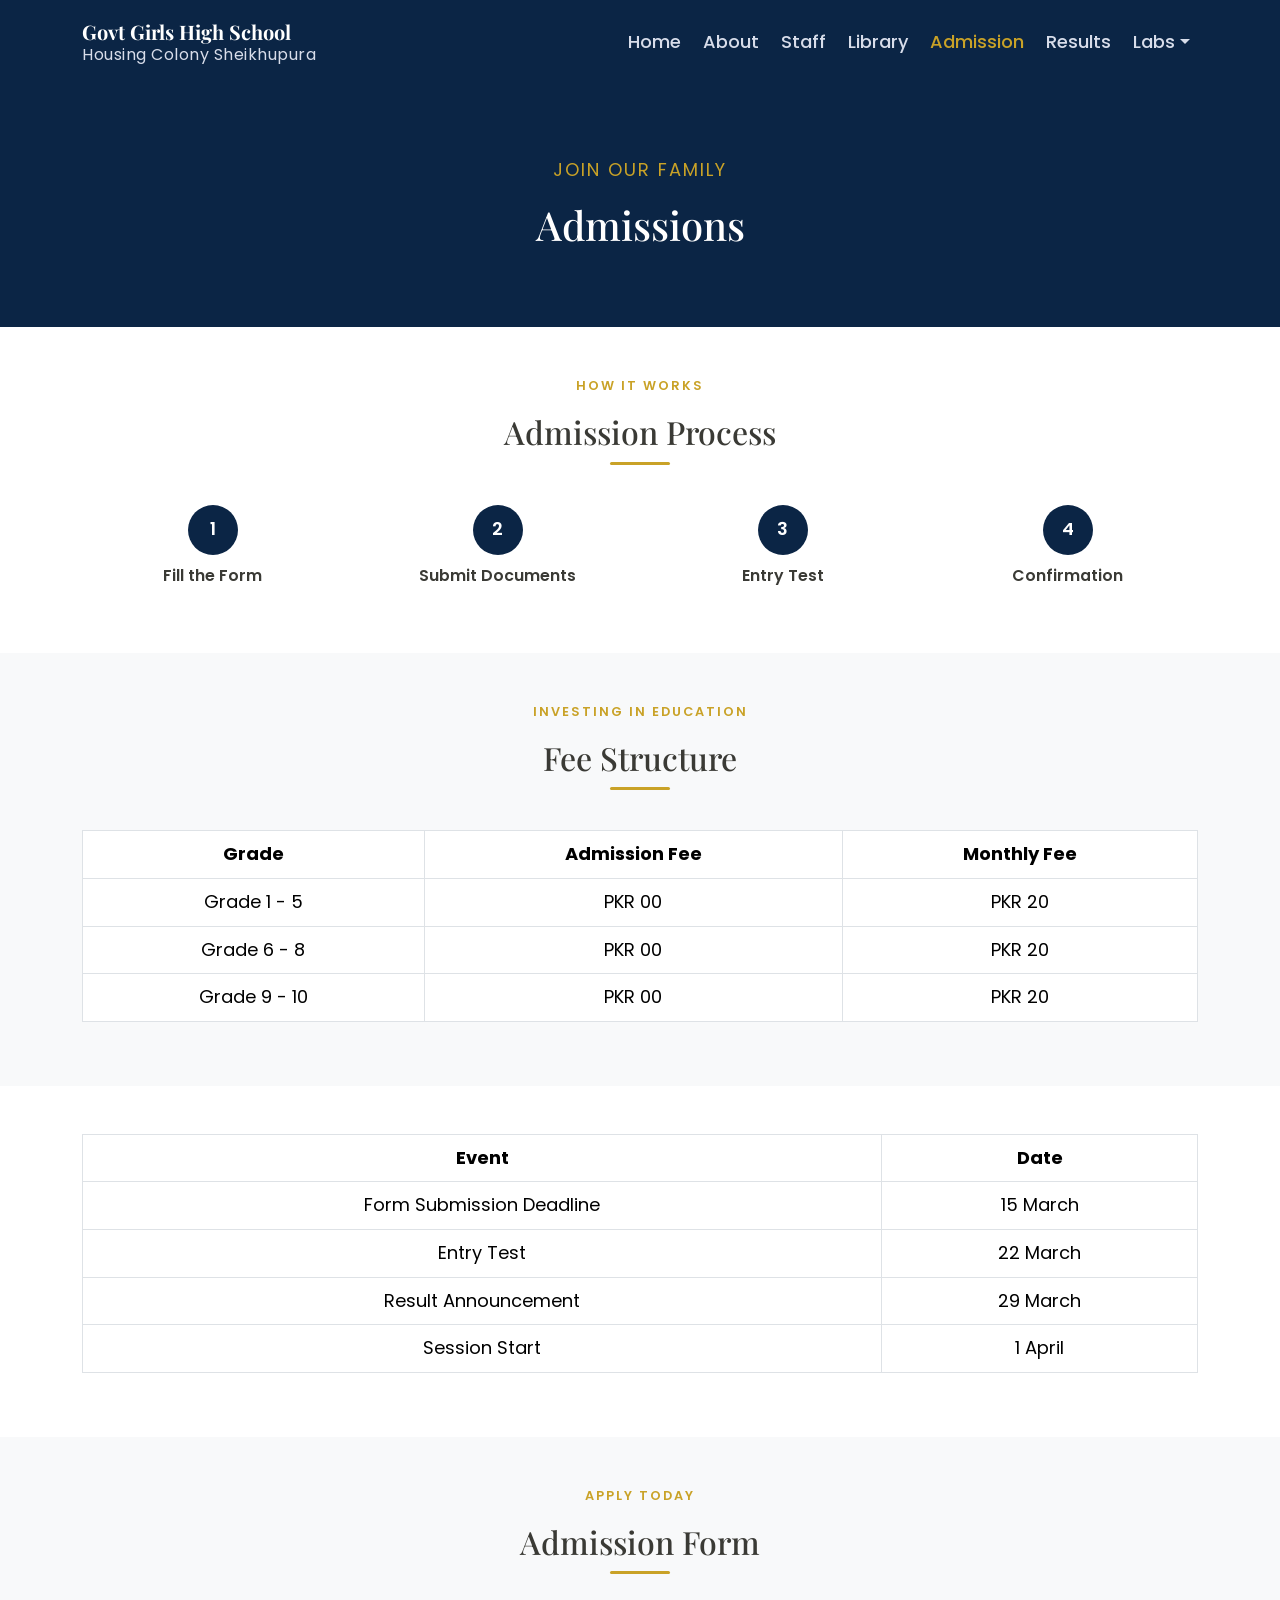
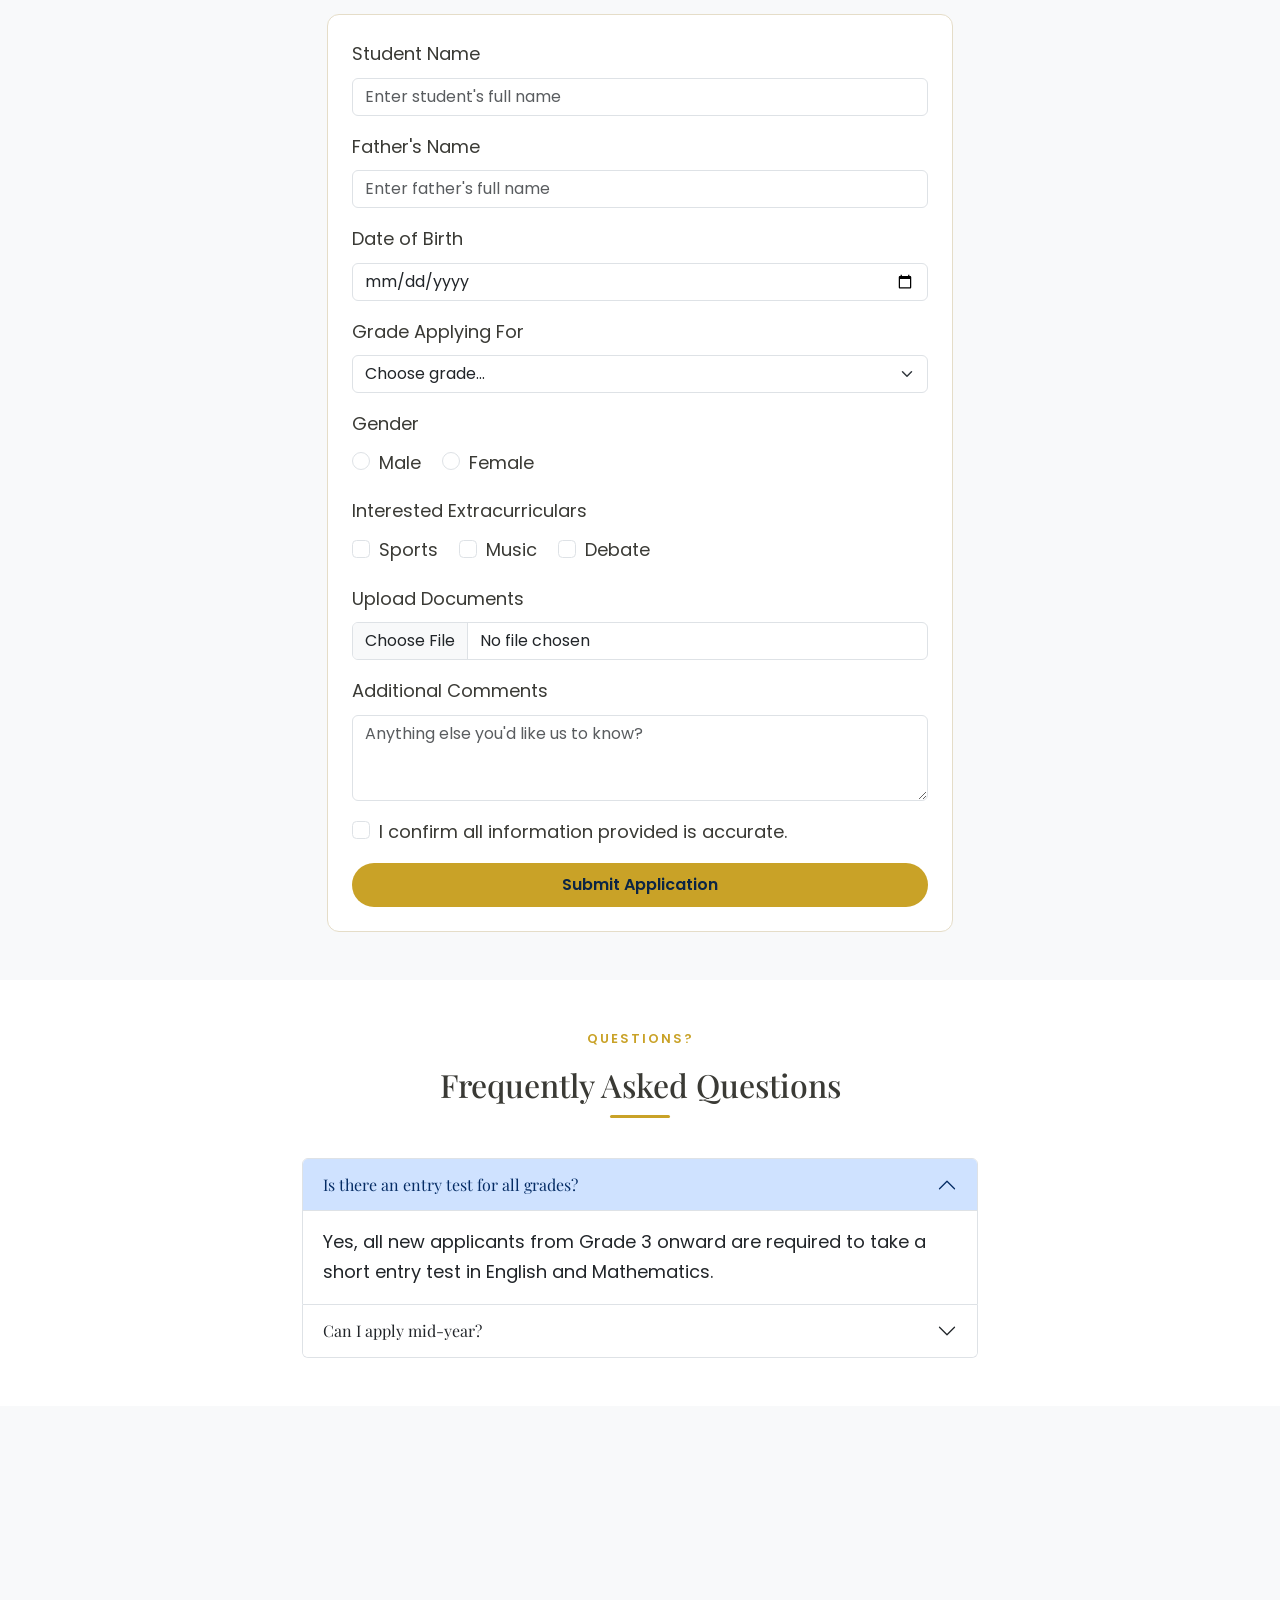
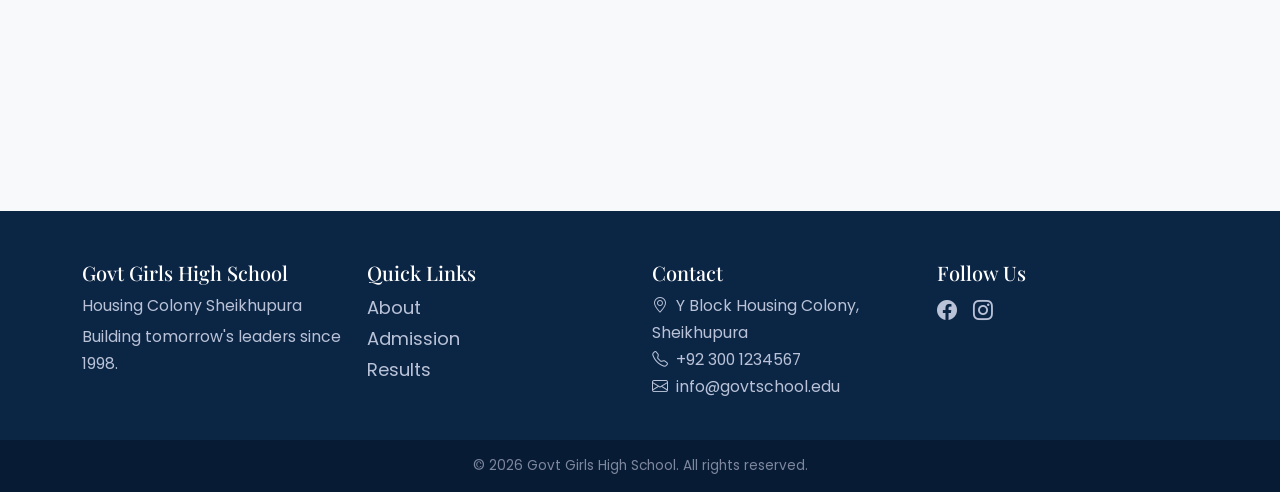
<file: admission.html>
<!DOCTYPE html>
<html lang="en">
<head>
  <meta charset="UTF-8">
  <meta name="viewport" content="width=device-width, initial-scale=1.0">
  <title>Govt Girls High School - Admission</title>
  <link href="https://cdn.jsdelivr.net/npm/bootstrap@5.3.3/dist/css/bootstrap.min.css" rel="stylesheet">
  <link href="https://fonts.googleapis.com/css2?family=Playfair+Display:wght@600;700&family=Poppins:wght@400;500;600&display=swap" rel="stylesheet">
  <link rel="stylesheet" href="https://cdn.jsdelivr.net/npm/bootstrap-icons@1.11.3/font/bootstrap-icons.css">
  <link rel="stylesheet" href="css/style.css">
</head>
<body>

  <nav class="navbar navbar-expand-lg navbar-school">
    <div class="container">
      <a class="navbar-brand" href="index.html">Govt Girls High School<br>
      <small>Housing Colony Sheikhupura</small></a>
      <button class="navbar-toggler bg-light" type="button" data-bs-toggle="collapse" data-bs-target="#navMenu">
        <span class="navbar-toggler-icon"></span>
      </button>
      <div class="collapse navbar-collapse" id="navMenu">
        <ul class="navbar-nav ms-auto">
          <li class="nav-item"><a class="nav-link" href="index.html">Home</a></li>
          <li class="nav-item"><a class="nav-link" href="about.html">About</a></li>
          <li class="nav-item"><a class="nav-link" href="staff.html">Staff</a></li>
          <li class="nav-item"><a class="nav-link" href="library.html">Library</a></li>
          <li class="nav-item"><a class="nav-link" href="admission.html">Admission</a></li>
          <li class="nav-item"><a class="nav-link" href="results.html">Results</a></li>
          <li class="nav-item dropdown">
            <a class="nav-link dropdown-toggle" href="#" data-bs-toggle="dropdown">Labs</a>
            <ul class="dropdown-menu dropdown-menu-end">
              <li><a class="dropdown-item" href="computer-lab.html">Computer Lab</a></li>
              <li><a class="dropdown-item" href="science-lab.html">Science Lab</a></li>
            </ul>
          </li>
        </ul>
      </div>
    </div>
  </nav>

  <div class="page-banner">
    <div class="container">
      <p class="eyebrow" style="color: var(--color-gold); letter-spacing: 2px;">JOIN OUR FAMILY</p>
      <h1>Admissions</h1>
    </div>
  </div>

  <section class="py-5">
    <div class="container fade-section">
      <div class="section-title">
        <p class="eyebrow">How it works</p>
        <h2>Admission Process</h2>
        <div class="gold-underline"></div>
      </div>
      <div class="row text-center g-4">
        <div class="col-6 col-md-3">
          <div class="rounded-circle d-flex align-items-center justify-content-center mx-auto mb-2"
               style="width:50px; height:50px; background-color: var(--color-navy); color:white; font-weight:600;">1</div>
          <p class="small fw-semibold">Fill the Form</p>
        </div>
        <div class="col-6 col-md-3">
          <div class="rounded-circle d-flex align-items-center justify-content-center mx-auto mb-2"
               style="width:50px; height:50px; background-color: var(--color-navy); color:white; font-weight:600;">2</div>
          <p class="small fw-semibold">Submit Documents</p>
        </div>
        <div class="col-6 col-md-3">
          <div class="rounded-circle d-flex align-items-center justify-content-center mx-auto mb-2"
               style="width:50px; height:50px; background-color: var(--color-navy); color:white; font-weight:600;">3</div>
          <p class="small fw-semibold">Entry Test</p>
        </div>
        <div class="col-6 col-md-3">
          <div class="rounded-circle d-flex align-items-center justify-content-center mx-auto mb-2"
               style="width:50px; height:50px; background-color: var(--color-navy); color:white; font-weight:600;">4</div>
          <p class="small fw-semibold">Confirmation</p>
        </div>
      </div>
    </div>
  </section>

  <section class="py-5 bg-light">
    <div class="container fade-section">
      <div class="section-title">
        <p class="eyebrow">Investing in education</p>
        <h2>Fee Structure</h2>
        <div class="gold-underline"></div>
      </div>
      <div class="table-responsive">
        <table class="table table-bordered bg-white text-center">
          <thead style="background-color: var(--color-navy); color: white;">
            <tr><th>Grade</th><th>Admission Fee</th><th>Monthly Fee</th></tr>
          </thead>
          <tbody>
            <tr><td>Grade 1 - 5</td><td>PKR 00</td><td>PKR 20</td></tr>
            <tr><td>Grade 6 - 8</td><td>PKR 00</td><td>PKR 20</td></tr>
            <tr><td>Grade 9 - 10</td><td>PKR 00</td><td>PKR 20</td></tr>
          </tbody>
        </table>
      </div>
    </div>
  </section>

  <section class="py-5">
    <div class="container fade-section">
      <div class="table-responsive">
        <table class="table table-bordered text-center">
          <thead style="background-color: var(--color-navy); color: white;">
            <tr><th>Event</th><th>Date</th></tr>
          </thead>
          <tbody>
            <tr><td>Form Submission Deadline</td><td>15 March</td></tr>
            <tr><td>Entry Test</td><td>22 March</td></tr>
            <tr><td>Result Announcement</td><td>29 March</td></tr>
            <tr><td>Session Start</td><td>1 April</td></tr>
          </tbody>
        </table>
      </div>
    </div>
  </section>

 
  <section class="py-5 bg-light">
    <div class="container fade-section" style="max-width: 650px;">
      <div class="section-title">
        <p class="eyebrow">Apply today</p>
        <h2>Admission Form</h2>
        <div class="gold-underline"></div>
      </div>

      <form id="admissionForm" class="hover-card p-4 bg-white">

        <div class="mb-3">
          <label class="form-label">Student Name</label>
          <input type="text" id="studentName" class="form-control" placeholder="Enter student's full name">
        </div>

        <div class="mb-3">
          <label class="form-label">Father's Name</label>
          <input type="text" class="form-control" placeholder="Enter father's full name">
        </div>

        <div class="mb-3">
          <label class="form-label">Date of Birth</label>
          <input type="date" class="form-control">
        </div>

        <div class="mb-3">
          <label class="form-label">Grade Applying For</label>
          <select class="form-select">
            <option selected disabled>Choose grade...</option>
            <option>Grade 6</option>
            <option>Grade 7</option>
            <option>Grade 8</option>
            <option>Grade 9</option>
          </select>
        </div>

        <div class="mb-3">
          <label class="form-label d-block">Gender</label>
          <div class="form-check form-check-inline">
            <input class="form-check-input" type="radio" name="gender" id="male">
            <label class="form-check-label" for="male">Male</label>
          </div>
          <div class="form-check form-check-inline">
            <input class="form-check-input" type="radio" name="gender" id="female">
            <label class="form-check-label" for="female">Female</label>
          </div>
        </div>

        <div class="mb-3">
          <label class="form-label d-block">Interested Extracurriculars</label>
          <div class="form-check form-check-inline">
            <input class="form-check-input" type="checkbox" id="sports">
            <label class="form-check-label" for="sports">Sports</label>
          </div>
          <div class="form-check form-check-inline">
            <input class="form-check-input" type="checkbox" id="music">
            <label class="form-check-label" for="music">Music</label>
          </div>
          <div class="form-check form-check-inline">
            <input class="form-check-input" type="checkbox" id="debate">
            <label class="form-check-label" for="debate">Debate</label>
          </div>
        </div>

        <div class="mb-3">
          <label class="form-label">Upload Documents</label>
          <input type="file" class="form-control">
        </div>

        <div class="mb-3">
          <label class="form-label">Additional Comments</label>
          <textarea class="form-control" rows="3" placeholder="Anything else you'd like us to know?"></textarea>
        </div>

        <div class="form-check mb-3">
          <input class="form-check-input" type="checkbox" id="confirmCheck">
          <label class="form-check-label" for="confirmCheck">I confirm all information provided is accurate.</label>
        </div>

        <p id="admissionError" class="text-danger small d-none">Please enter the student's name before submitting.</p>
        <p id="admissionSuccess" class="text-success small d-none">Application submitted successfully!</p>

        <button type="submit" class="btn btn-gold w-100">Submit Application</button>
      </form>
    </div>
  </section>

  <section class="py-5">
    <div class="container fade-section" style="max-width: 700px;">
      <div class="section-title">
        <p class="eyebrow">Questions?</p>
        <h2>Frequently Asked Questions</h2>
        <div class="gold-underline"></div>
      </div>
      <div class="accordion" id="faqAccordion">
        <div class="accordion-item">
          <h2 class="accordion-header">
            <button class="accordion-button" type="button" data-bs-toggle="collapse" data-bs-target="#faq1">
              Is there an entry test for all grades?
            </button>
          </h2>
          <div id="faq1" class="accordion-collapse collapse show" data-bs-parent="#faqAccordion">
            <div class="accordion-body">Yes, all new applicants from Grade 3 onward are required to take a short entry test in English and Mathematics.</div>
          </div>
        </div>
        <div class="accordion-item">
          <h2 class="accordion-header">
            <button class="accordion-button collapsed" type="button" data-bs-toggle="collapse" data-bs-target="#faq2">
              Can I apply mid-year?
            </button>
          </h2>
          <div id="faq2" class="accordion-collapse collapse" data-bs-parent="#faqAccordion">
            <div class="accordion-body">Yes, subject to seat availability in the requested grade. Please contact our admissions office directly.</div>
          </div>
        </div>
      </div>
    </div>
  </section>

  <section class="py-5 bg-light">
    <div class="container fade-section">
      <iframe
  src="https://maps.google.com/maps?q=Government%20Girls%20High%20School%2C%20Saroos%20Road%2C%20Housing%20Colony%2C%20Sheikhupura%2C%20Pakistan&t=&z=17&ie=UTF8&iwloc=&output=embed"
  width="100%" height="300" style="border:0; border-radius: 12px;" allowfullscreen loading="lazy">
</iframe>
    </div>
  </section>

  <footer class="footer-school">
    <div class="container">
      <div class="row gy-4">
        <div class="col-md-3">
          <h5>Govt Girls High School</h5>
          <p class="small mb-1">Housing Colony Sheikhupura</p>
          <p class="small">Building tomorrow's leaders since 1998.</p>
        </div>
        <div class="col-md-3">
          <h5>Quick Links</h5>
          <ul class="list-unstyled">
            <li><a href="about.html">About</a></li>
            <li><a href="admission.html">Admission</a></li>
            <li><a href="results.html">Results</a></li>
          </ul>
        </div>
        <div class="col-md-3">
          <h5>Contact</h5>
          <ul class="list-unstyled small">
           <li><i class="bi bi-geo-alt me-2"></i>Y Block Housing Colony, Sheikhupura</li>
            <li><i class="bi bi-telephone me-2"></i>+92 300 1234567</li>
            <li><i class="bi bi-envelope me-2"></i>info@govtschool.edu</li>
          </ul>
        </div>
        <div class="col-md-3">
          <h5>Follow Us</h5>
          <div class="d-flex gap-3 fs-5">
            <a href="#"><i class="bi bi-facebook"></i></a>
            <a href="#"><i class="bi bi-instagram"></i></a>
          </div>
        </div>
      </div>
    </div>
    <div class="footer-bottom mt-4">&copy; 2026 Govt Girls High School. All rights reserved.</div>
  </footer>

  <script src="https://cdn.jsdelivr.net/npm/bootstrap@5.3.3/dist/js/bootstrap.bundle.min.js"></script>
  <script src="js/script.js"></script>
</body>
</html>
</file>
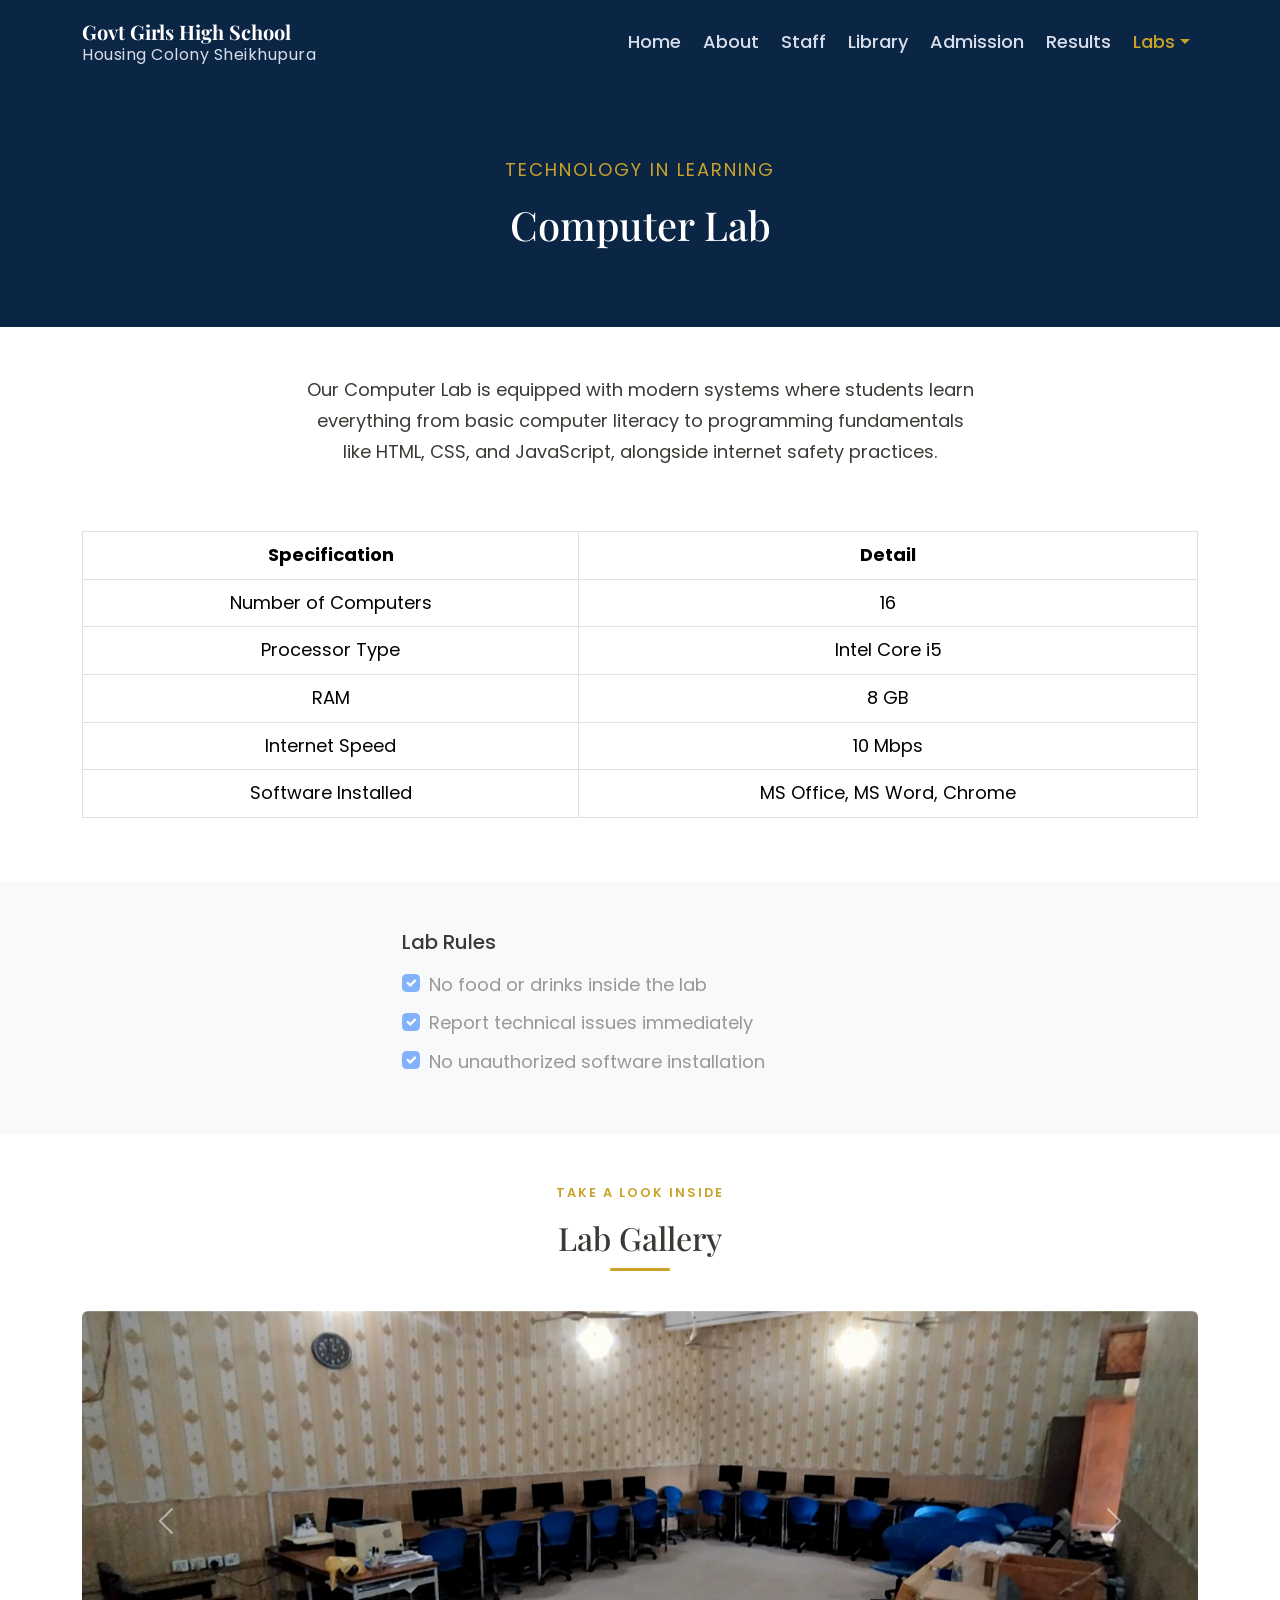
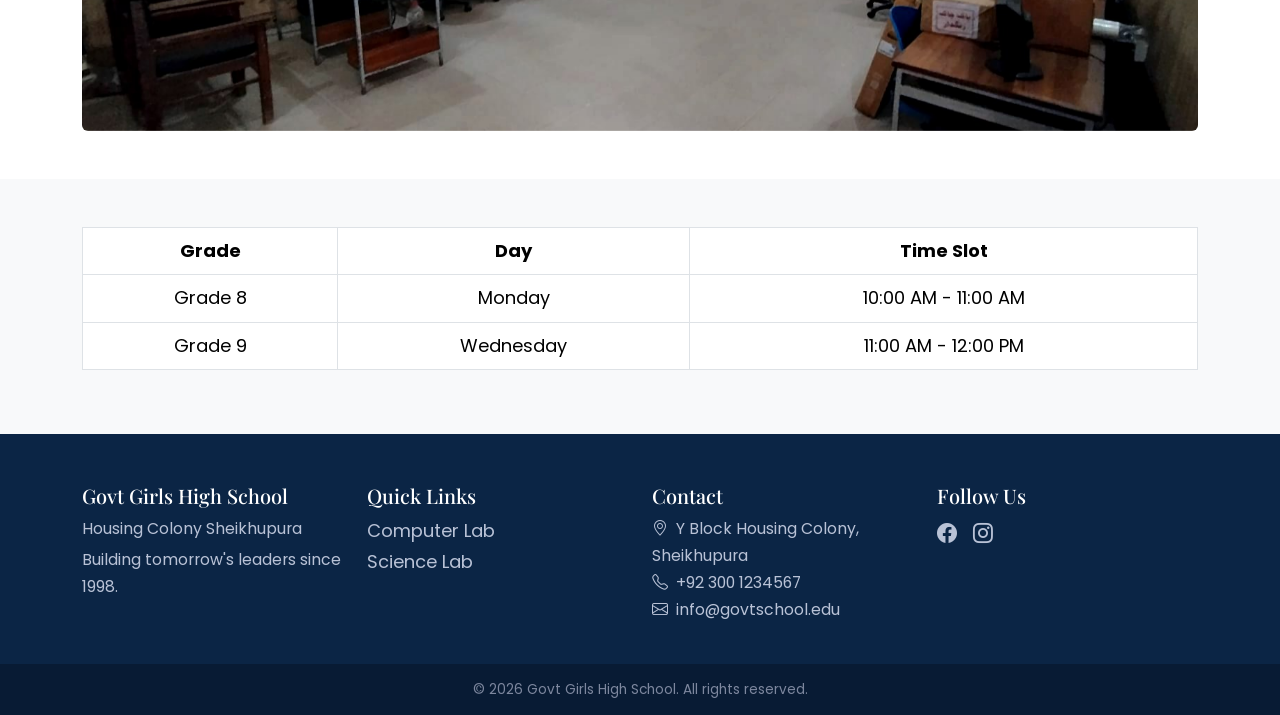
<file: computer-lab.html>
<!DOCTYPE html>
<html lang="en">
<head>
  <meta charset="UTF-8">
  <meta name="viewport" content="width=device-width, initial-scale=1.0">
  <title>Govt Girls High School - Computer Lab</title>
  <link href="https://cdn.jsdelivr.net/npm/bootstrap@5.3.3/dist/css/bootstrap.min.css" rel="stylesheet">
  <link href="https://fonts.googleapis.com/css2?family=Playfair+Display:wght@600;700&family=Poppins:wght@400;500;600&display=swap" rel="stylesheet">
  <link rel="stylesheet" href="https://cdn.jsdelivr.net/npm/bootstrap-icons@1.11.3/font/bootstrap-icons.css">
  <link rel="stylesheet" href="css/style.css">
</head>
<body>

  <nav class="navbar navbar-expand-lg navbar-school">
    <div class="container">
      <a class="navbar-brand" href="index.html">Govt Girls High School<br>
      <small>Housing Colony Sheikhupura</small></a>
      <button class="navbar-toggler bg-light" type="button" data-bs-toggle="collapse" data-bs-target="#navMenu">
        <span class="navbar-toggler-icon"></span>
      </button>
      <div class="collapse navbar-collapse" id="navMenu">
        <ul class="navbar-nav ms-auto">
          <li class="nav-item"><a class="nav-link" href="index.html">Home</a></li>
          <li class="nav-item"><a class="nav-link" href="about.html">About</a></li>
          <li class="nav-item"><a class="nav-link" href="staff.html">Staff</a></li>
          <li class="nav-item"><a class="nav-link" href="library.html">Library</a></li>
          <li class="nav-item"><a class="nav-link" href="admission.html">Admission</a></li>
          <li class="nav-item"><a class="nav-link" href="results.html">Results</a></li>
          <li class="nav-item dropdown">
            <a class="nav-link dropdown-toggle active" href="#" data-bs-toggle="dropdown">Labs</a>
            <ul class="dropdown-menu dropdown-menu-end">
              <li><a class="dropdown-item" href="computer-lab.html">Computer Lab</a></li>
              <li><a class="dropdown-item" href="science-lab.html">Science Lab</a></li>
            </ul>
          </li>
        </ul>
      </div>
    </div>
  </nav>

  <div class="page-banner">
    <div class="container">
      <p class="eyebrow" style="color: var(--color-gold); letter-spacing: 2px;">TECHNOLOGY IN LEARNING</p>
      <h1>Computer Lab</h1>
    </div>
  </div>

  <section class="py-5">
    <div class="container text-center fade-section" style="max-width: 700px;">
      <p>Our Computer Lab is equipped with modern systems where students learn everything from basic computer
         literacy to programming fundamentals like HTML, CSS, and JavaScript, alongside internet safety practices.</p>
    </div>
  </section>

  <section class="pb-5">
    <div class="container fade-section">
      <div class="table-responsive">
        <table class="table table-bordered text-center">
          <thead style="background-color: var(--color-navy); color: white;">
            <tr><th>Specification</th><th>Detail</th></tr>
          </thead>
          <tbody>
            <tr><td>Number of Computers</td><td>16</td></tr>
            <tr><td>Processor Type</td><td>Intel Core i5</td></tr>
            <tr><td>RAM</td><td>8 GB</td></tr>
            <tr><td>Internet Speed</td><td>10 Mbps</td></tr>
            <tr><td>Software Installed</td><td>MS Office, MS Word, Chrome</td></tr>
          </tbody>
        </table>
      </div>
    </div>
  </section>

  <section class="py-5 bg-light">
    <div class="container fade-section" style="max-width: 500px;">
      <h5 class="mb-3">Lab Rules</h5>
      <div class="form-check mb-2">
        <input class="form-check-input" type="checkbox" checked disabled>
        <label class="form-check-label">No food or drinks inside the lab</label>
      </div>
      <div class="form-check mb-2">
        <input class="form-check-input" type="checkbox" checked disabled>
        <label class="form-check-label">Report technical issues immediately</label>
      </div>
      <div class="form-check mb-2">
        <input class="form-check-input" type="checkbox" checked disabled>
        <label class="form-check-label">No unauthorized software installation</label>
      </div>
    </div>
  </section>

  <section class="py-5">
    <div class="container fade-section">
      <div class="section-title">
        <p class="eyebrow">Take a look inside</p>
        <h2>Lab Gallery</h2>
        <div class="gold-underline"></div>
      </div>
      <div id="labSlider" class="carousel slide" data-bs-ride="carousel">
        <div class="carousel-inner rounded">
          <div class="carousel-item active">
            <img src="images/clab.jpg" class="d-block w-100" alt="Computer lab row 1">
          </div>
          <div class="carousel-item">
            <img src="images/clab-sitting.jpg" class="d-block w-100" alt="Students working">
          </div>
        </div>
        <button class="carousel-control-prev" type="button" data-bs-target="#labSlider" data-bs-slide="prev">
          <span class="carousel-control-prev-icon"></span>
        </button>
        <button class="carousel-control-next" type="button" data-bs-target="#labSlider" data-bs-slide="next">
          <span class="carousel-control-next-icon"></span>
        </button>
      </div>
    </div>
  </section>

  <section class="py-5 bg-light">
    <div class="container fade-section">
      <div class="table-responsive">
        <table class="table table-bordered text-center bg-white">
          <thead style="background-color: var(--color-navy); color: white;">
            <tr><th>Grade</th><th>Day</th><th>Time Slot</th></tr>
          </thead>
          <tbody>
            <tr><td>Grade 8</td><td>Monday</td><td>10:00 AM - 11:00 AM</td></tr>
            <tr><td>Grade 9</td><td>Wednesday</td><td>11:00 AM - 12:00 PM</td></tr>
          </tbody>
        </table>
      </div>
    </div>
  </section>

  <footer class="footer-school">
    <div class="container">
      <div class="row gy-4">
        <div class="col-md-3">
          <h5>Govt Girls High School</h5>
          <p class="small mb-1">Housing Colony Sheikhupura</p>
          <p class="small">Building tomorrow's leaders since 1998.</p>
        </div>
        <div class="col-md-3">
          <h5>Quick Links</h5>
          <ul class="list-unstyled">
            <li><a href="computer-lab.html">Computer Lab</a></li>
            <li><a href="science-lab.html">Science Lab</a></li>
          </ul>
        </div>
        <div class="col-md-3">
          <h5>Contact</h5>
          <ul class="list-unstyled small">
            <li><i class="bi bi-geo-alt me-2"></i>Y Block Housing Colony, Sheikhupura</li>
            <li><i class="bi bi-telephone me-2"></i>+92 300 1234567</li>
            <li><i class="bi bi-envelope me-2"></i>info@govtschool.edu</li>
          </ul>
        </div>
        <div class="col-md-3">
          <h5>Follow Us</h5>
          <div class="d-flex gap-3 fs-5">
            <a href="#"><i class="bi bi-facebook"></i></a>
            <a href="#"><i class="bi bi-instagram"></i></a>
          </div>
        </div>
      </div>
    </div>
    <div class="footer-bottom mt-4">&copy; 2026 Govt Girls High School. All rights reserved.</div>
  </footer>

  <script src="https://cdn.jsdelivr.net/npm/bootstrap@5.3.3/dist/js/bootstrap.bundle.min.js"></script>
  <script src="js/script.js"></script>
</body>
</html>
</file>
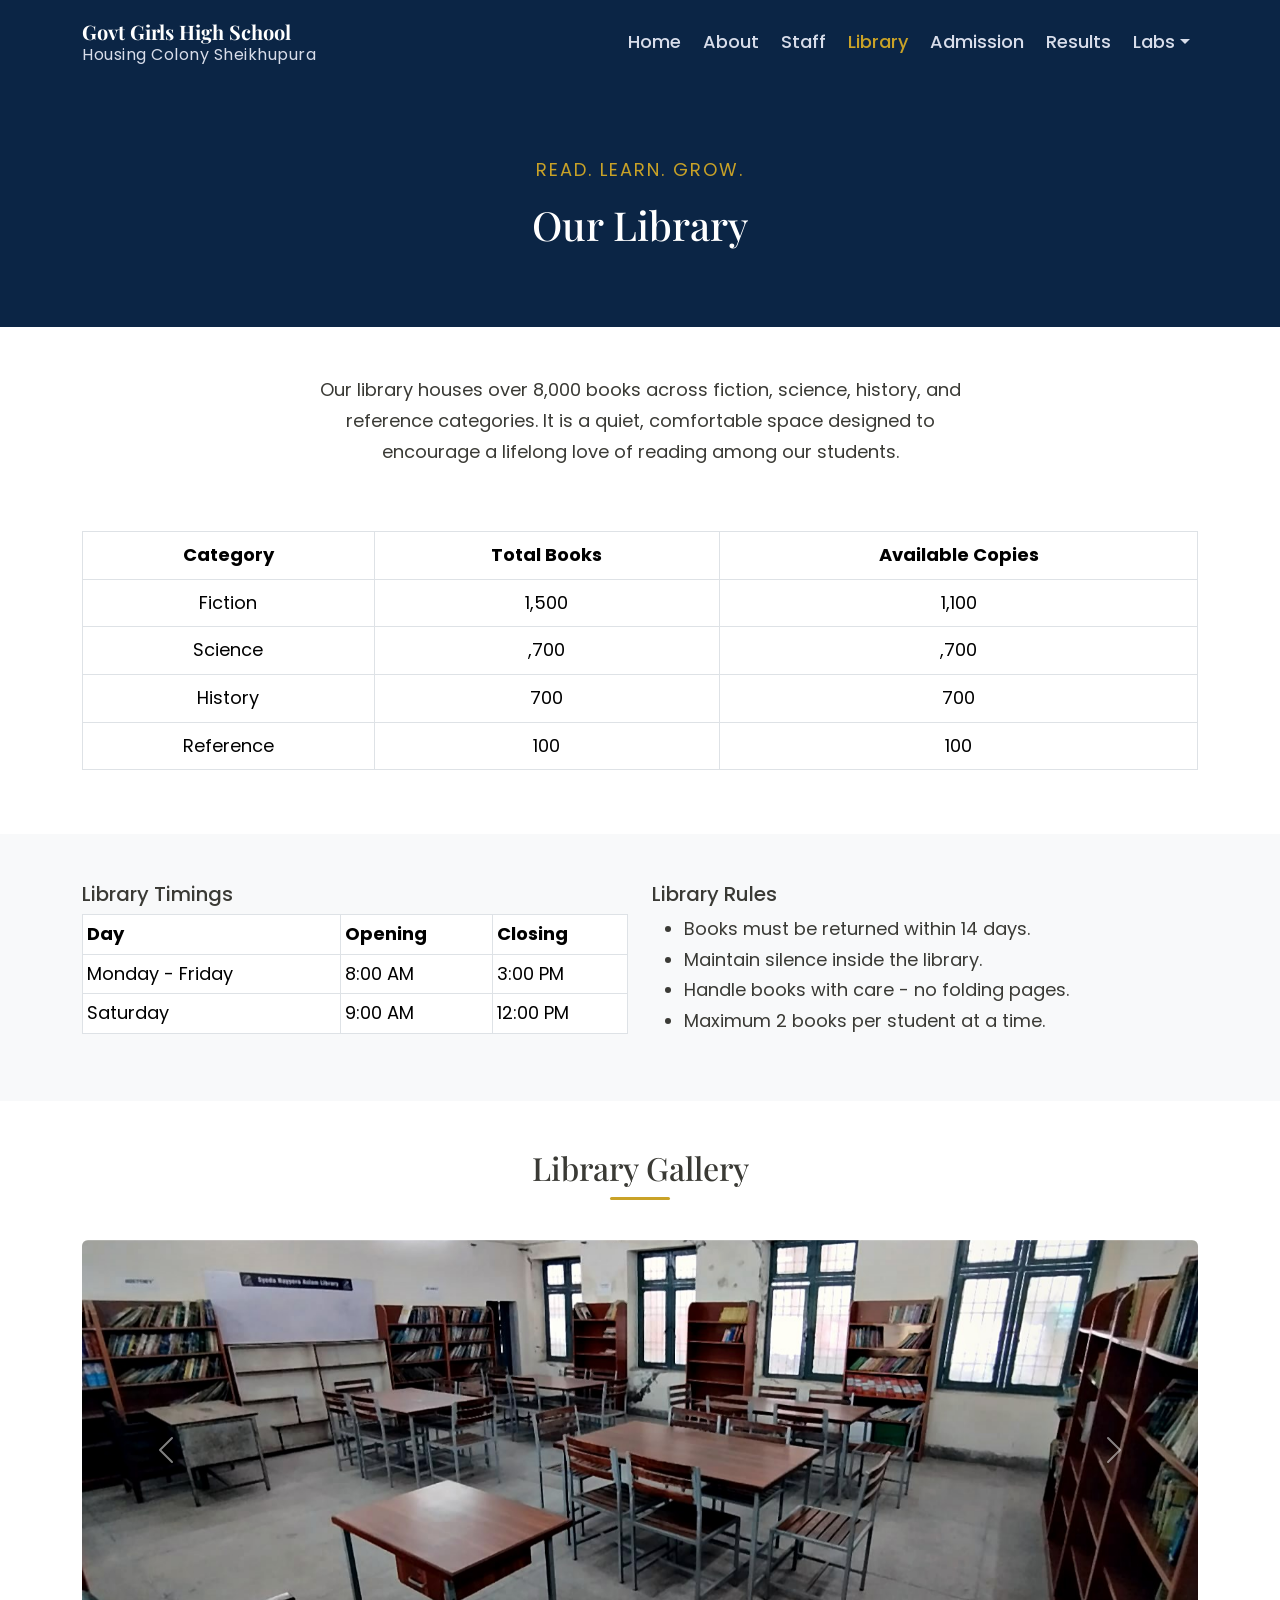
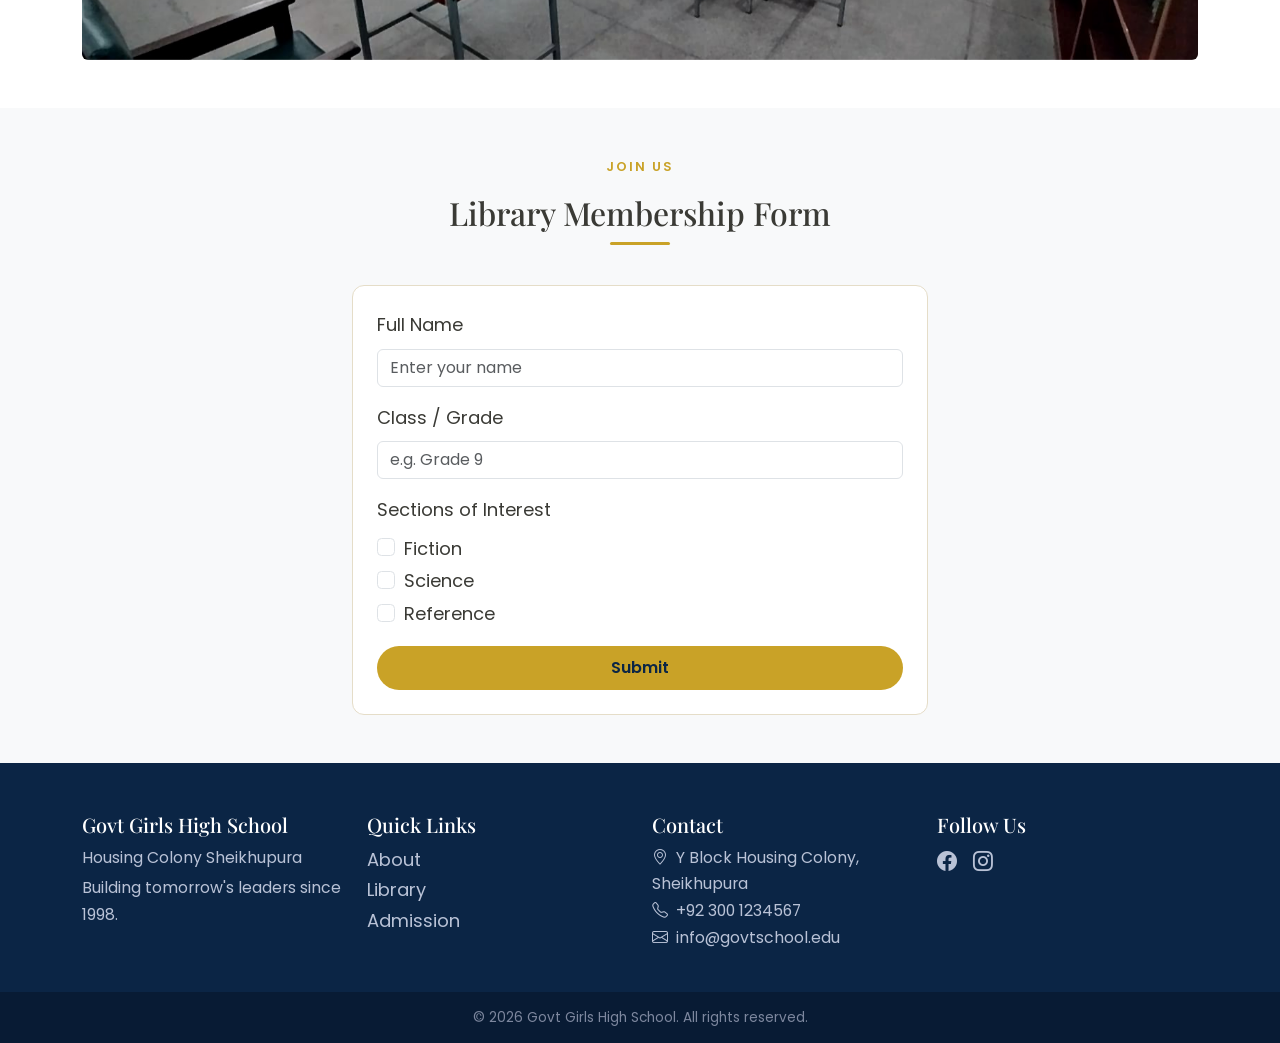
<file: library.html>
<!DOCTYPE html>
<html lang="en">
<head>
  <meta charset="UTF-8">
  <meta name="viewport" content="width=device-width, initial-scale=1.0">
  <title>Govt Girls High School - Library</title>
  <link href="https://cdn.jsdelivr.net/npm/bootstrap@5.3.3/dist/css/bootstrap.min.css" rel="stylesheet">
  <link href="https://fonts.googleapis.com/css2?family=Playfair+Display:wght@600;700&family=Poppins:wght@400;500;600&display=swap" rel="stylesheet">
  <link rel="stylesheet" href="https://cdn.jsdelivr.net/npm/bootstrap-icons@1.11.3/font/bootstrap-icons.css">
  <link rel="stylesheet" href="css/style.css">
</head>
<body>

  <nav class="navbar navbar-expand-lg navbar-school">
    <div class="container">
      <a class="navbar-brand" href="index.html">Govt Girls High School<br>
      <small>Housing Colony Sheikhupura</small></a>
      <button class="navbar-toggler bg-light" type="button" data-bs-toggle="collapse" data-bs-target="#navMenu">
        <span class="navbar-toggler-icon"></span>
      </button>
      <div class="collapse navbar-collapse" id="navMenu">
        <ul class="navbar-nav ms-auto">
          <li class="nav-item"><a class="nav-link" href="index.html">Home</a></li>
          <li class="nav-item"><a class="nav-link" href="about.html">About</a></li>
          <li class="nav-item"><a class="nav-link" href="staff.html">Staff</a></li>
          <li class="nav-item"><a class="nav-link" href="library.html">Library</a></li>
          <li class="nav-item"><a class="nav-link" href="admission.html">Admission</a></li>
          <li class="nav-item"><a class="nav-link" href="results.html">Results</a></li>
          <li class="nav-item dropdown">
            <a class="nav-link dropdown-toggle" href="#" data-bs-toggle="dropdown">Labs</a>
            <ul class="dropdown-menu dropdown-menu-end">
              <li><a class="dropdown-item" href="computer-lab.html">Computer Lab</a></li>
              <li><a class="dropdown-item" href="science-lab.html">Science Lab</a></li>
            </ul>
          </li>
        </ul>
      </div>
    </div>
  </nav>

  <div class="page-banner">
    <div class="container">
      <p class="eyebrow" style="color: var(--color-gold); letter-spacing: 2px;">READ. LEARN. GROW.</p>
      <h1>Our Library</h1>
    </div>
  </div>

  <section class="py-5">
    <div class="container text-center fade-section" style="max-width: 700px;">
      <p>Our library houses over 8,000 books across fiction, science, history, and reference categories.
         It is a quiet, comfortable space designed to encourage a lifelong love of reading among our students.</p>
    </div>
  </section>

  <section class="pb-5">
    <div class="container fade-section">
      <div class="table-responsive">
        <table class="table table-bordered text-center align-middle">
          <thead style="background-color: var(--color-navy); color: white;">
            <tr>
              <th>Category</th>
              <th>Total Books</th>
              <th>Available Copies</th>
            </tr>
          </thead>
          <tbody>
            <tr><td>Fiction</td><td>1,500</td><td>1,100</td></tr>
            <tr><td>Science</td><td>,700</td><td>,700</td></tr>
            <tr><td>History</td><td>700</td><td>700</td></tr>
            <tr><td>Reference</td><td>100</td><td>100</td></tr>
          </tbody>
        </table>
      </div>
    </div>
  </section>

  <section class="py-5 bg-light">
    <div class="container fade-section">
      <div class="row g-4">
        <div class="col-md-6">
          <h5>Library Timings</h5>
          <table class="table table-sm table-bordered bg-white">
            <thead><tr><th>Day</th><th>Opening</th><th>Closing</th></tr></thead>
            <tbody>
              <tr><td>Monday - Friday</td><td>8:00 AM</td><td>3:00 PM</td></tr>
              <tr><td>Saturday</td><td>9:00 AM</td><td>12:00 PM</td></tr>
            </tbody>
          </table>
        </div>
        <div class="col-md-6">
          <h5>Library Rules</h5>
          <ul>
            <li>Books must be returned within 14 days.</li>
            <li>Maintain silence inside the library.</li>
            <li>Handle books with care - no folding pages.</li>
            <li>Maximum 2 books per student at a time.</li>
          </ul>
        </div>
      </div>
    </div>
  </section>

  <section class="py-5">
    <div class="container fade-section">
      <div class="section-title">
        <h2>Library Gallery</h2>
        <div class="gold-underline"></div>
      </div>
      <div id="bookSlider" class="carousel slide" data-bs-ride="carousel">
        <div class="carousel-inner rounded">
          <div class="carousel-item active">
            <img src="images/library.jpg" class="d-block w-100" alt="New science books">
          </div>
          <div class="carousel-item">
            <img src="images/bookshelf.jpg" class="d-block w-100" alt="New fiction titles">
          </div>
          <div class="carousel-item">
            <img src="images/bookshelf-2.jpg" class="d-block w-100" alt="New fiction titles">
          </div>
        </div>
        <button class="carousel-control-prev" type="button" data-bs-target="#bookSlider" data-bs-slide="prev">
          <span class="carousel-control-prev-icon"></span>
        </button>
        <button class="carousel-control-next" type="button" data-bs-target="#bookSlider" data-bs-slide="next">
          <span class="carousel-control-next-icon"></span>
        </button>
      </div>
    </div>
  </section>

  <section class="py-5 bg-light">
    <div class="container fade-section" style="max-width: 600px;">
      <div class="section-title">
        <p class="eyebrow">Join us</p>
        <h2>Library Membership Form</h2>
        <div class="gold-underline"></div>
      </div>
      <form class="hover-card p-4 bg-white">
        <div class="mb-3">
          <label class="form-label">Full Name</label>
          <input type="text" class="form-control" placeholder="Enter your name">
        </div>
        <div class="mb-3">
          <label class="form-label">Class / Grade</label>
          <input type="text" class="form-control" placeholder="e.g. Grade 9">
        </div>
        <div class="mb-3">
          <label class="form-label">Sections of Interest</label>
          <div class="form-check">
            <input class="form-check-input" type="checkbox" id="fiction">
            <label class="form-check-label" for="fiction">Fiction</label>
          </div>
          <div class="form-check">
            <input class="form-check-input" type="checkbox" id="science">
            <label class="form-check-label" for="science">Science</label>
          </div>
          <div class="form-check">
            <input class="form-check-input" type="checkbox" id="reference">
            <label class="form-check-label" for="reference">Reference</label>
          </div>
        </div>
        <button type="submit" class="btn btn-gold w-100">Submit</button>
      </form>
    </div>
  </section>

  <footer class="footer-school">
    <div class="container">
      <div class="row gy-4">
        <div class="col-md-3">
          <h5>Govt Girls High School</h5>
          <p class="small mb-1">Housing Colony Sheikhupura</p>
          <p class="small">Building tomorrow's leaders since 1998.</p>
        </div>
        <div class="col-md-3">
          <h5>Quick Links</h5>
          <ul class="list-unstyled">
            <li><a href="about.html">About</a></li>
            <li><a href="library.html">Library</a></li>
            <li><a href="admission.html">Admission</a></li>
          </ul>
        </div>
        <div class="col-md-3">
          <h5>Contact</h5>
          <ul class="list-unstyled small">
           <li><i class="bi bi-geo-alt me-2"></i>Y Block Housing Colony, Sheikhupura</li>
            <li><i class="bi bi-telephone me-2"></i>+92 300 1234567</li>
            <li><i class="bi bi-envelope me-2"></i>info@govtschool.edu</li>
          </ul>
        </div>
        <div class="col-md-3">
          <h5>Follow Us</h5>
          <div class="d-flex gap-3 fs-5">
            <a href="#"><i class="bi bi-facebook"></i></a>
            <a href="#"><i class="bi bi-instagram"></i></a>
          </div>
        </div>
      </div>
    </div>
    <div class="footer-bottom mt-4">&copy; 2026 Govt Girls High School. All rights reserved.</div>
  </footer>

  <script src="https://cdn.jsdelivr.net/npm/bootstrap@5.3.3/dist/js/bootstrap.bundle.min.js"></script>
  <script src="js/script.js"></script>
</body>
</html>
</file>
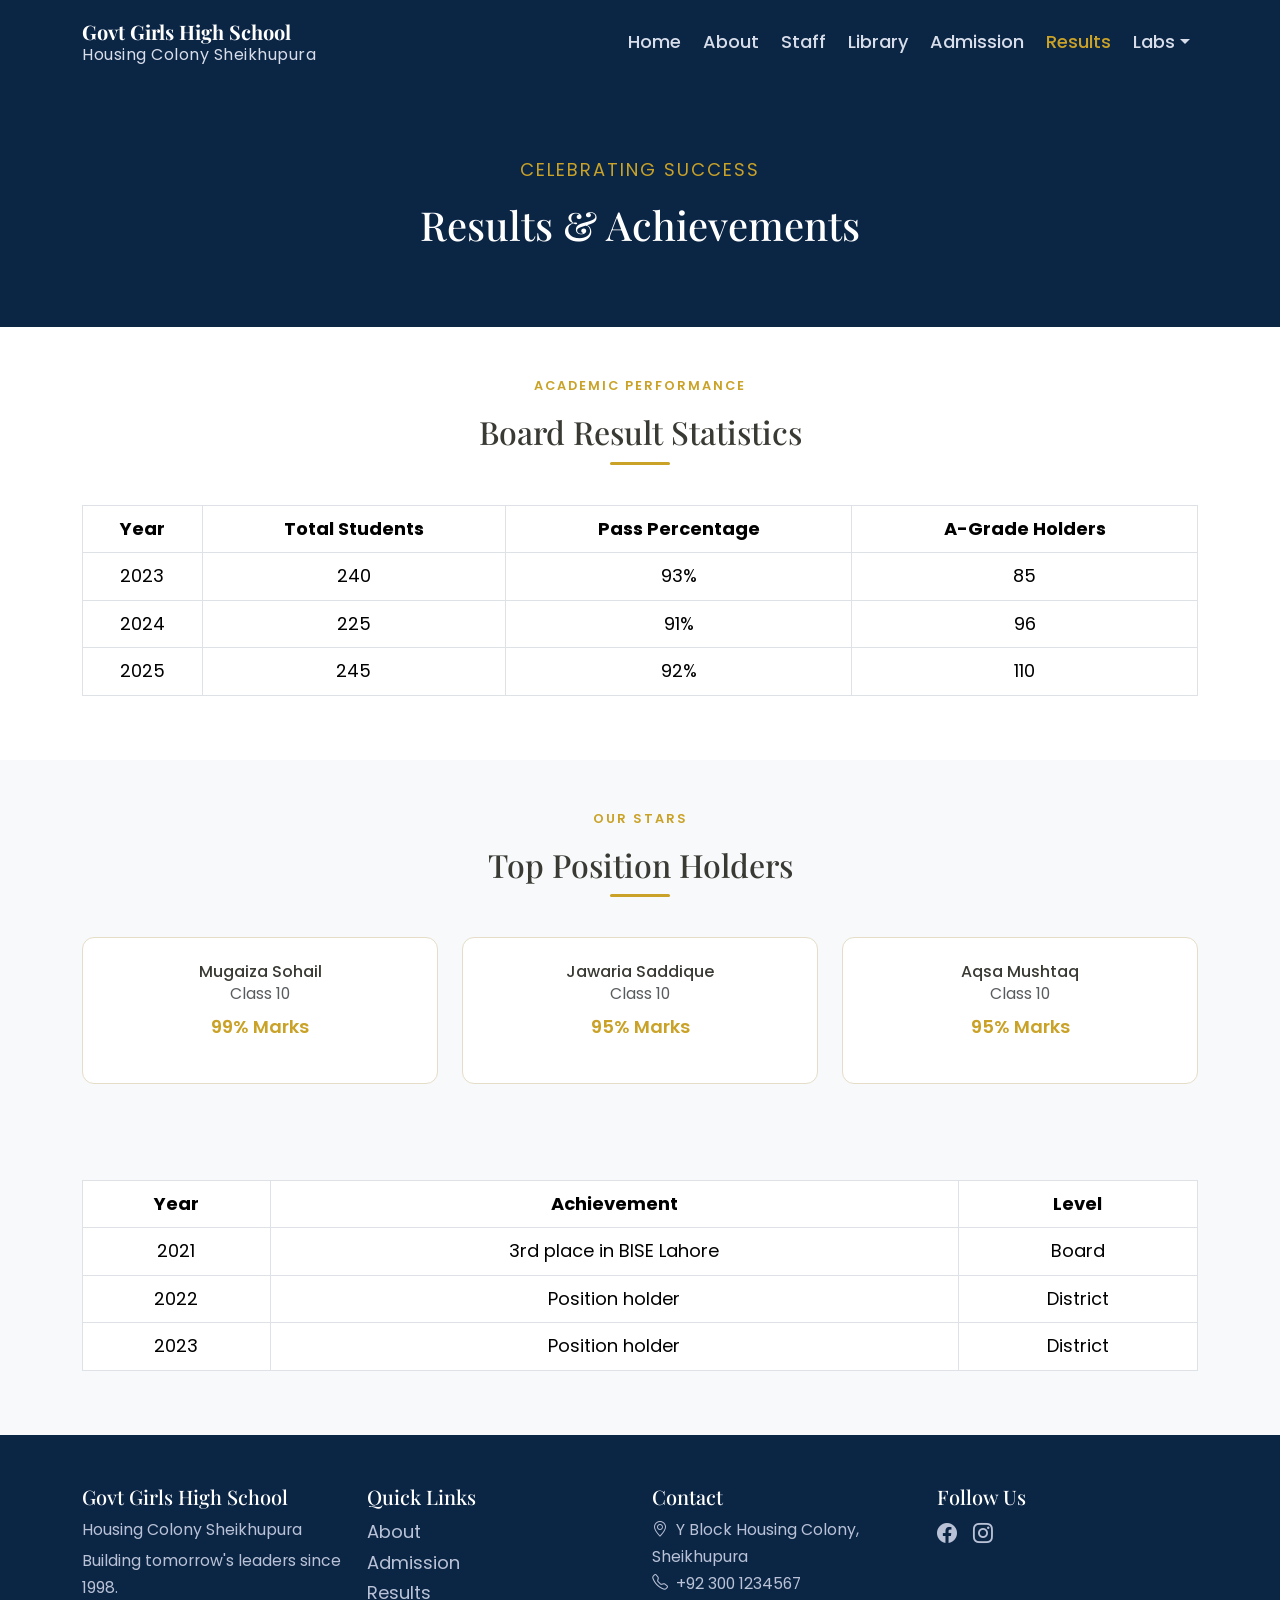
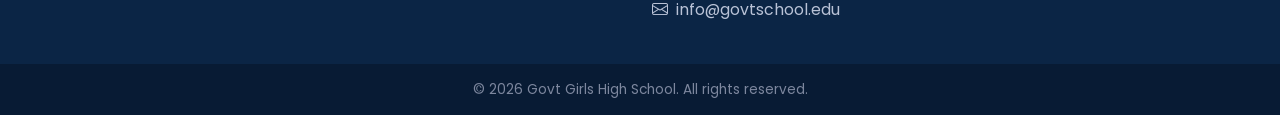
<file: results.html>
<!DOCTYPE html>
<html lang="en">
<head>
  <meta charset="UTF-8">
  <meta name="viewport" content="width=device-width, initial-scale=1.0">
  <title>Govt Girls High School - Results & Achievements</title>
  <link href="https://cdn.jsdelivr.net/npm/bootstrap@5.3.3/dist/css/bootstrap.min.css" rel="stylesheet">
  <link href="https://fonts.googleapis.com/css2?family=Playfair+Display:wght@600;700&family=Poppins:wght@400;500;600&display=swap" rel="stylesheet">
  <link rel="stylesheet" href="https://cdn.jsdelivr.net/npm/bootstrap-icons@1.11.3/font/bootstrap-icons.css">
  <link rel="stylesheet" href="css/style.css">
</head>
<body>

  <nav class="navbar navbar-expand-lg navbar-school">
    <div class="container">
      <a class="navbar-brand" href="index.html">Govt Girls High School<br>
      <small>Housing Colony Sheikhupura</small></a>
      <button class="navbar-toggler bg-light" type="button" data-bs-toggle="collapse" data-bs-target="#navMenu">
        <span class="navbar-toggler-icon"></span>
      </button>
      <div class="collapse navbar-collapse" id="navMenu">
        <ul class="navbar-nav ms-auto">
          <li class="nav-item"><a class="nav-link" href="index.html">Home</a></li>
          <li class="nav-item"><a class="nav-link" href="about.html">About</a></li>
          <li class="nav-item"><a class="nav-link" href="staff.html">Staff</a></li>
          <li class="nav-item"><a class="nav-link" href="library.html">Library</a></li>
          <li class="nav-item"><a class="nav-link" href="admission.html">Admission</a></li>
          <li class="nav-item"><a class="nav-link" href="results.html">Results</a></li>
          <li class="nav-item dropdown">
            <a class="nav-link dropdown-toggle" href="#" data-bs-toggle="dropdown">Labs</a>
            <ul class="dropdown-menu dropdown-menu-end">
              <li><a class="dropdown-item" href="computer-lab.html">Computer Lab</a></li>
              <li><a class="dropdown-item" href="science-lab.html">Science Lab</a></li>
            </ul>
          </li>
        </ul>
      </div>
    </div>
  </nav>

  <div class="page-banner">
    <div class="container">
      <p class="eyebrow" style="color: var(--color-gold); letter-spacing: 2px;">CELEBRATING SUCCESS</p>
      <h1>Results & Achievements</h1>
    </div>
  </div>

  <section class="py-5">
    <div class="container fade-section">
      <div class="section-title">
        <p class="eyebrow">Academic performance</p>
        <h2>Board Result Statistics</h2>
        <div class="gold-underline"></div>
      </div>
      <div class="table-responsive">
        <table class="table table-bordered text-center">
          <thead style="background-color: var(--color-navy); color: white;">
            <tr><th>Year</th><th>Total Students</th><th>Pass Percentage</th><th>A-Grade Holders</th></tr>
          </thead>
          <tbody>
            <tr><td>2023</td><td>240</td><td>93%</td><td>85</td></tr>
            <tr><td>2024</td><td>225</td><td>91%</td><td>96</td></tr>
            <tr><td>2025</td><td>245</td><td>92%</td><td>110</td></tr>
          </tbody>
        </table>
      </div>
    </div>
  </section>

  <section class="py-5 bg-light">
    <div class="container fade-section">
      <div class="section-title">
        <p class="eyebrow">Our stars</p>
        <h2>Top Position Holders</h2>
        <div class="gold-underline"></div>
      </div>
      <div class="row g-4 text-center">
        <div class="col-md-4">
          <div class="hover-card p-4 bg-white">
            <h6 class="mb-0">Mugaiza Sohail</h6>
            <p class="text-muted small mb-1">Class 10</p>
            <p class="fw-semibold" style="color: var(--color-gold);">99% Marks</p>
          </div>
        </div>
        <div class="col-md-4">
          <div class="hover-card p-4 bg-white">
            <h6 class="mb-0">Jawaria Saddique</h6>
            <p class="text-muted small mb-1">Class 10</p>
            <p class="fw-semibold" style="color: var(--color-gold);">95% Marks</p>
          </div>
        </div>
        <div class="col-md-4">
          <div class="hover-card p-4 bg-white">
            <h6 class="mb-0">Aqsa Mushtaq</h6>
            <p class="text-muted small mb-1">Class 10</p>
            <p class="fw-semibold" style="color: var(--color-gold);">95% Marks</p>
          </div>
        </div>
      </div>
    </div>
  </section>

  <section class="py-5 bg-light">
    <div class="container fade-section">
      <div class="table-responsive">
        <table class="table table-bordered text-center bg-white">
          <thead style="background-color: var(--color-navy); color: white;">
            <tr><th>Year</th><th>Achievement</th><th>Level</th></tr>
          </thead>
          <tbody>
            <tr><td>2021</td><td>3rd place in BISE Lahore</td><td>Board</td></tr>
            <tr><td>2022</td><td>Position holder</td><td>District</td></tr>
            <tr><td>2023</td><td>Position holder</td><td>District</td></tr>
          </tbody>
        </table>
      </div>
    </div>
  </section>

  <footer class="footer-school">
    <div class="container">
      <div class="row gy-4">
       <div class="col-md-3">
          <h5>Govt Girls High School</h5>
          <p class="small mb-1">Housing Colony Sheikhupura</p>
          <p class="small">Building tomorrow's leaders since 1998.</p>
        </div>
        <div class="col-md-3">
          <h5>Quick Links</h5>
          <ul class="list-unstyled">
            <li><a href="about.html">About</a></li>
            <li><a href="admission.html">Admission</a></li>
            <li><a href="results.html">Results</a></li>
          </ul>
        </div>
        <div class="col-md-3">
          <h5>Contact</h5>
          <ul class="list-unstyled small">
           <li><i class="bi bi-geo-alt me-2"></i>Y Block Housing Colony, Sheikhupura</li>
            <li><i class="bi bi-telephone me-2"></i>+92 300 1234567</li>
            <li><i class="bi bi-envelope me-2"></i>info@govtschool.edu</li>
          </ul>
        </div>
        <div class="col-md-3">
          <h5>Follow Us</h5>
          <div class="d-flex gap-3 fs-5">
            <a href="#"><i class="bi bi-facebook"></i></a>
            <a href="#"><i class="bi bi-instagram"></i></a>
          </div>
        </div>
      </div>
    </div>
    <div class="footer-bottom mt-4">&copy; 2026 Govt Girls High School. All rights reserved.</div>
  </footer>

  <script src="https://cdn.jsdelivr.net/npm/bootstrap@5.3.3/dist/js/bootstrap.bundle.min.js"></script>
  <script src="js/script.js"></script>
</body>
</html>
</file>
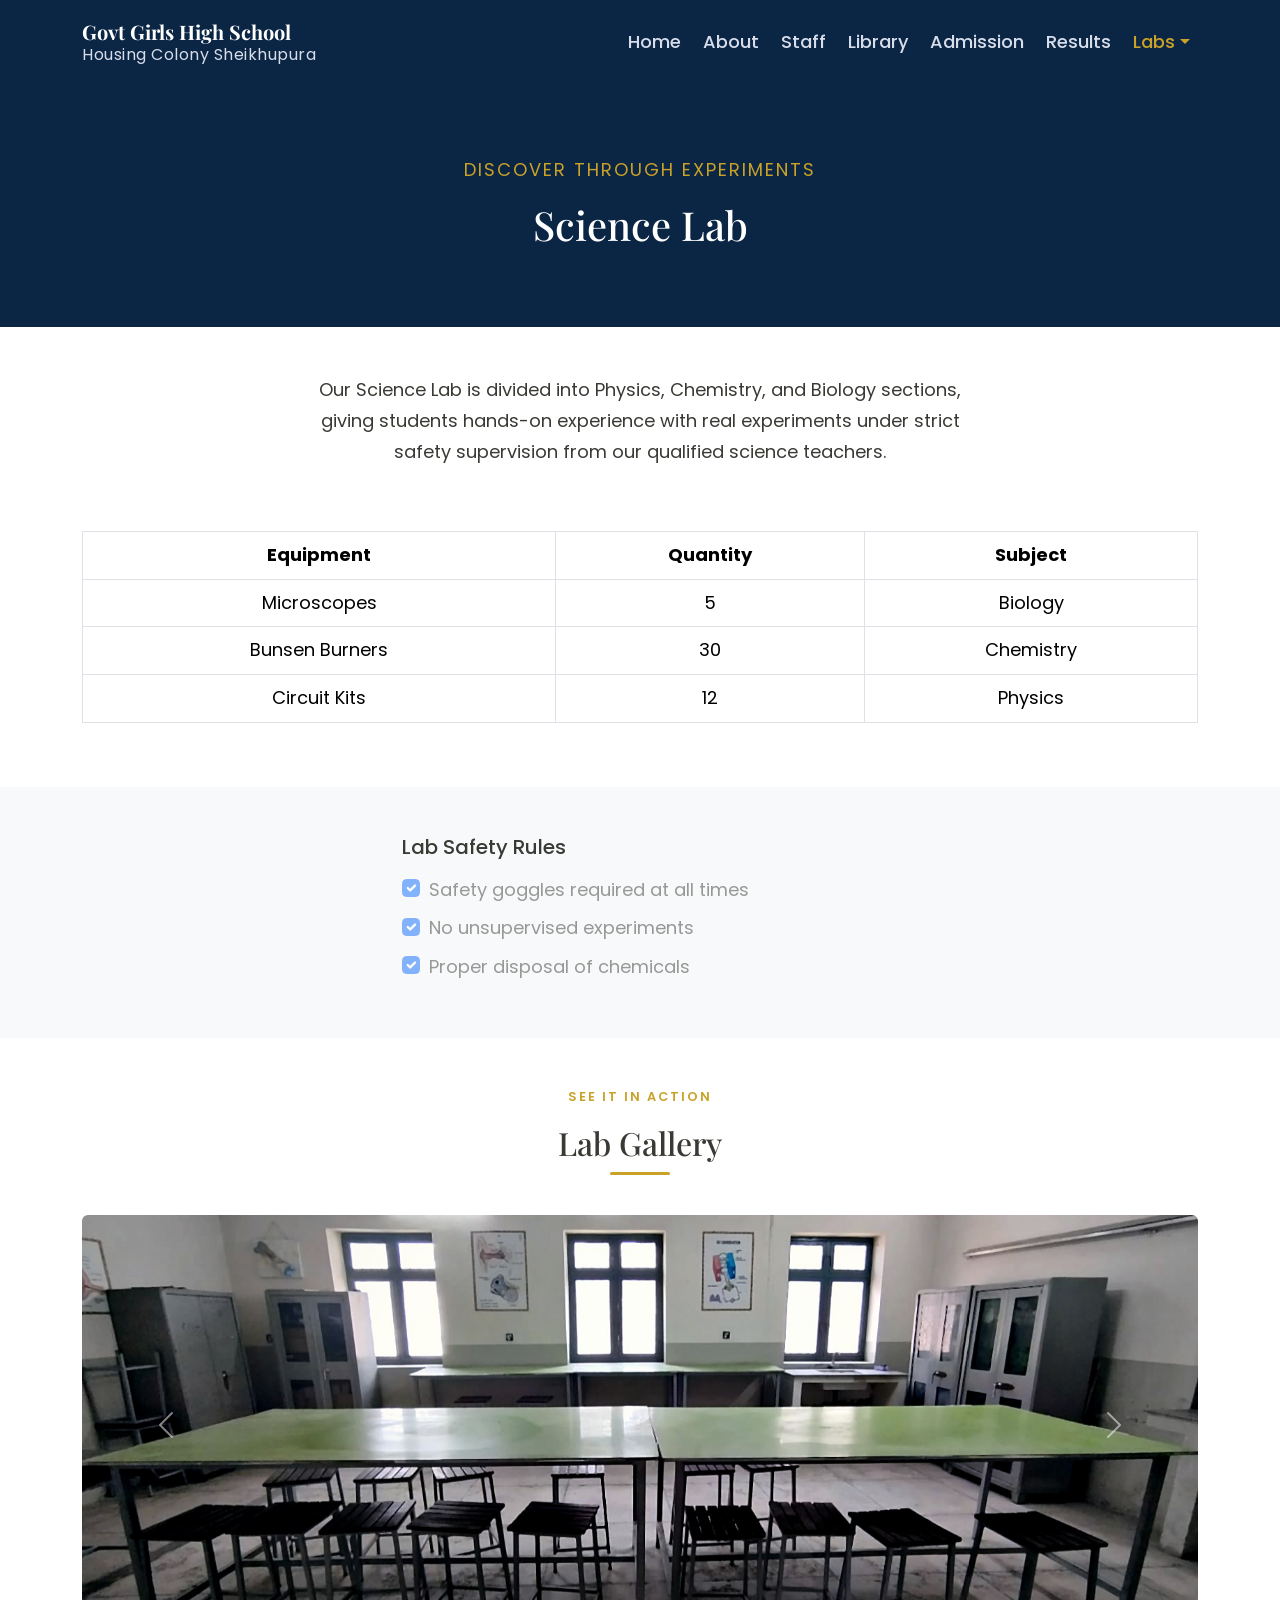
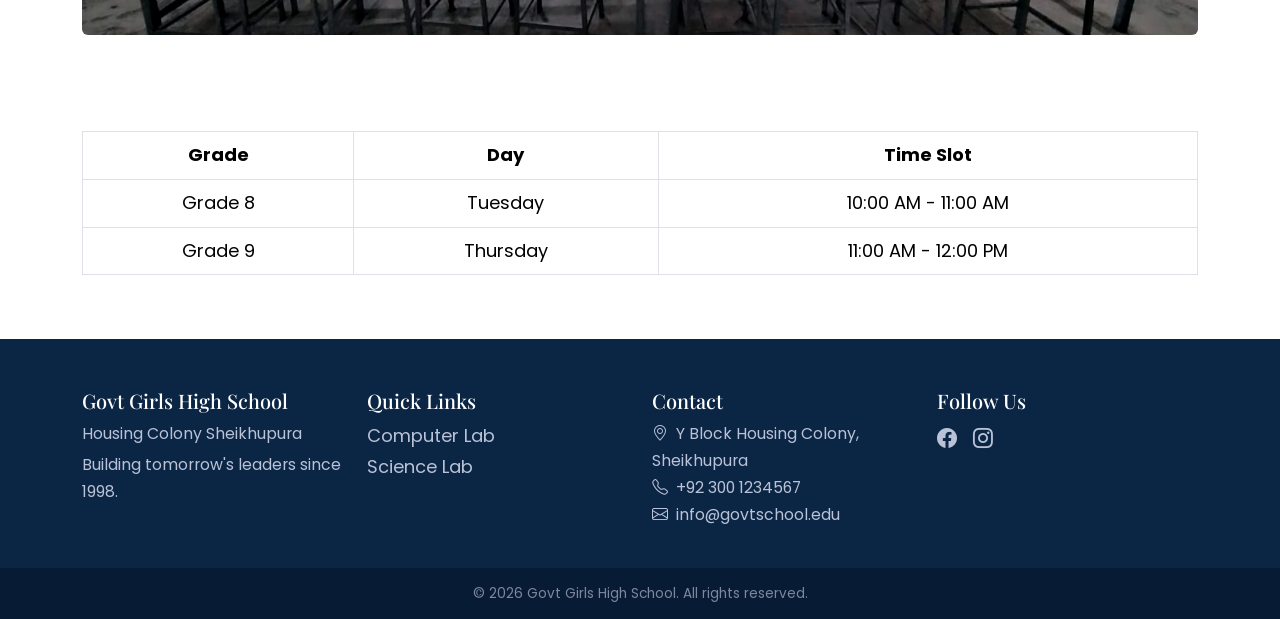
<file: science-lab.html>
<!DOCTYPE html>
<html lang="en">
<head>
  <meta charset="UTF-8">
  <meta name="viewport" content="width=device-width, initial-scale=1.0">
  <title>Govt Girls High School - Science Lab</title>
  <link href="https://cdn.jsdelivr.net/npm/bootstrap@5.3.3/dist/css/bootstrap.min.css" rel="stylesheet">
  <link href="https://fonts.googleapis.com/css2?family=Playfair+Display:wght@600;700&family=Poppins:wght@400;500;600&display=swap" rel="stylesheet">
  <link rel="stylesheet" href="https://cdn.jsdelivr.net/npm/bootstrap-icons@1.11.3/font/bootstrap-icons.css">
  <link rel="stylesheet" href="css/style.css">
</head>
<body>

  <nav class="navbar navbar-expand-lg navbar-school">
    <div class="container">
      <a class="navbar-brand" href="index.html">Govt Girls High School<br>
      <small>Housing Colony Sheikhupura</small></a>
      <button class="navbar-toggler bg-light" type="button" data-bs-toggle="collapse" data-bs-target="#navMenu">
        <span class="navbar-toggler-icon"></span>
      </button>
      <div class="collapse navbar-collapse" id="navMenu">
        <ul class="navbar-nav ms-auto">
          <li class="nav-item"><a class="nav-link" href="index.html">Home</a></li>
          <li class="nav-item"><a class="nav-link" href="about.html">About</a></li>
          <li class="nav-item"><a class="nav-link" href="staff.html">Staff</a></li>
          <li class="nav-item"><a class="nav-link" href="library.html">Library</a></li>
          <li class="nav-item"><a class="nav-link" href="admission.html">Admission</a></li>
          <li class="nav-item"><a class="nav-link" href="results.html">Results</a></li>
          <li class="nav-item dropdown">
            <a class="nav-link dropdown-toggle active" href="#" data-bs-toggle="dropdown">Labs</a>
            <ul class="dropdown-menu dropdown-menu-end">
              <li><a class="dropdown-item" href="computer-lab.html">Computer Lab</a></li>
              <li><a class="dropdown-item" href="science-lab.html">Science Lab</a></li>
            </ul>
          </li>
        </ul>
      </div>
    </div>
  </nav>

  <div class="page-banner">
    <div class="container">
      <p class="eyebrow" style="color: var(--color-gold); letter-spacing: 2px;">DISCOVER THROUGH EXPERIMENTS</p>
      <h1>Science Lab</h1>
    </div>
  </div>

  <section class="py-5">
    <div class="container text-center fade-section" style="max-width: 700px;">
      <p>Our Science Lab is divided into Physics, Chemistry, and Biology sections, giving students hands-on
         experience with real experiments under strict safety supervision from our qualified science teachers.</p>
    </div>
  </section>

  <section class="pb-5">
    <div class="container fade-section">
      <div class="table-responsive">
        <table class="table table-bordered text-center">
          <thead style="background-color: var(--color-navy); color: white;">
            <tr><th>Equipment</th><th>Quantity</th><th>Subject</th></tr>
          </thead>
          <tbody>
            <tr><td>Microscopes</td><td>5</td><td>Biology</td></tr>
            <tr><td>Bunsen Burners</td><td>30</td><td>Chemistry</td></tr>
            <tr><td>Circuit Kits</td><td>12</td><td>Physics</td></tr>
          </tbody>
        </table>
      </div>
    </div>
  </section>

  <section class="py-5 bg-light">
    <div class="container fade-section" style="max-width: 500px;">
      <h5 class="mb-3">Lab Safety Rules</h5>
      <div class="form-check mb-2">
        <input class="form-check-input" type="checkbox" checked disabled>
        <label class="form-check-label">Safety goggles required at all times</label>
      </div>
      <div class="form-check mb-2">
        <input class="form-check-input" type="checkbox" checked disabled>
        <label class="form-check-label">No unsupervised experiments</label>
      </div>
      <div class="form-check mb-2">
        <input class="form-check-input" type="checkbox" checked disabled>
        <label class="form-check-label">Proper disposal of chemicals</label>
      </div>
    </div>
  </section>

  <section class="py-5">
    <div class="container fade-section">
      <div class="section-title">
        <p class="eyebrow">See it in action</p>
        <h2>Lab Gallery</h2>
        <div class="gold-underline"></div>
      </div>
      <div id="scienceSlider" class="carousel slide" data-bs-ride="carousel">
        <div class="carousel-inner rounded">
          <div class="carousel-item active">
            <img src="images/slab-sitting.jpg" class="d-block w-100" alt="Chemistry experiment">
          </div>
          <div class="carousel-item">
            <img src="images/appratus.png" class="d-block w-100" alt="Biology class">
          </div>
        </div>
        <button class="carousel-control-prev" type="button" data-bs-target="#scienceSlider" data-bs-slide="prev">
          <span class="carousel-control-prev-icon"></span>
        </button>
        <button class="carousel-control-next" type="button" data-bs-target="#scienceSlider" data-bs-slide="next">
          <span class="carousel-control-next-icon"></span>
        </button>
      </div>
    </div>
  </section>

  <section class="py-5">
    <div class="container fade-section">
      <div class="table-responsive">
        <table class="table table-bordered text-center">
          <thead style="background-color: var(--color-navy); color: white;">
            <tr><th>Grade</th><th>Day</th><th>Time Slot</th></tr>
          </thead>
          <tbody>
            <tr><td>Grade 8</td><td>Tuesday</td><td>10:00 AM - 11:00 AM</td></tr>
            <tr><td>Grade 9</td><td>Thursday</td><td>11:00 AM - 12:00 PM</td></tr>
          </tbody>
        </table>
      </div>
    </div>
  </section>

  <footer class="footer-school">
    <div class="container">
      <div class="row gy-4">
        <div class="col-md-3">
          <h5>Govt Girls High School</h5>
          <p class="small mb-1">Housing Colony Sheikhupura</p>
          <p class="small">Building tomorrow's leaders since 1998.</p>
        </div>
        <div class="col-md-3">
          <h5>Quick Links</h5>
          <ul class="list-unstyled">
            <li><a href="computer-lab.html">Computer Lab</a></li>
            <li><a href="science-lab.html">Science Lab</a></li>
          </ul>
        </div>
        <div class="col-md-3">
          <h5>Contact</h5>
          <ul class="list-unstyled small">
           <li><i class="bi bi-geo-alt me-2"></i>Y Block Housing Colony, Sheikhupura</li>
            <li><i class="bi bi-telephone me-2"></i>+92 300 1234567</li>
            <li><i class="bi bi-envelope me-2"></i>info@govtschool.edu</li>
          </ul>
        </div>
        <div class="col-md-3">
          <h5>Follow Us</h5>
          <div class="d-flex gap-3 fs-5">
            <a href="#"><i class="bi bi-facebook"></i></a>
            <a href="#"><i class="bi bi-instagram"></i></a>
          </div>
        </div>
      </div>
    </div>
    <div class="footer-bottom mt-4">&copy; 2026 Govt Girls High School. All rights reserved.</div>
  </footer>

  <script src="https://cdn.jsdelivr.net/npm/bootstrap@5.3.3/dist/js/bootstrap.bundle.min.js"></script>
  <script src="js/script.js"></script>
</body>
</html>
</file>
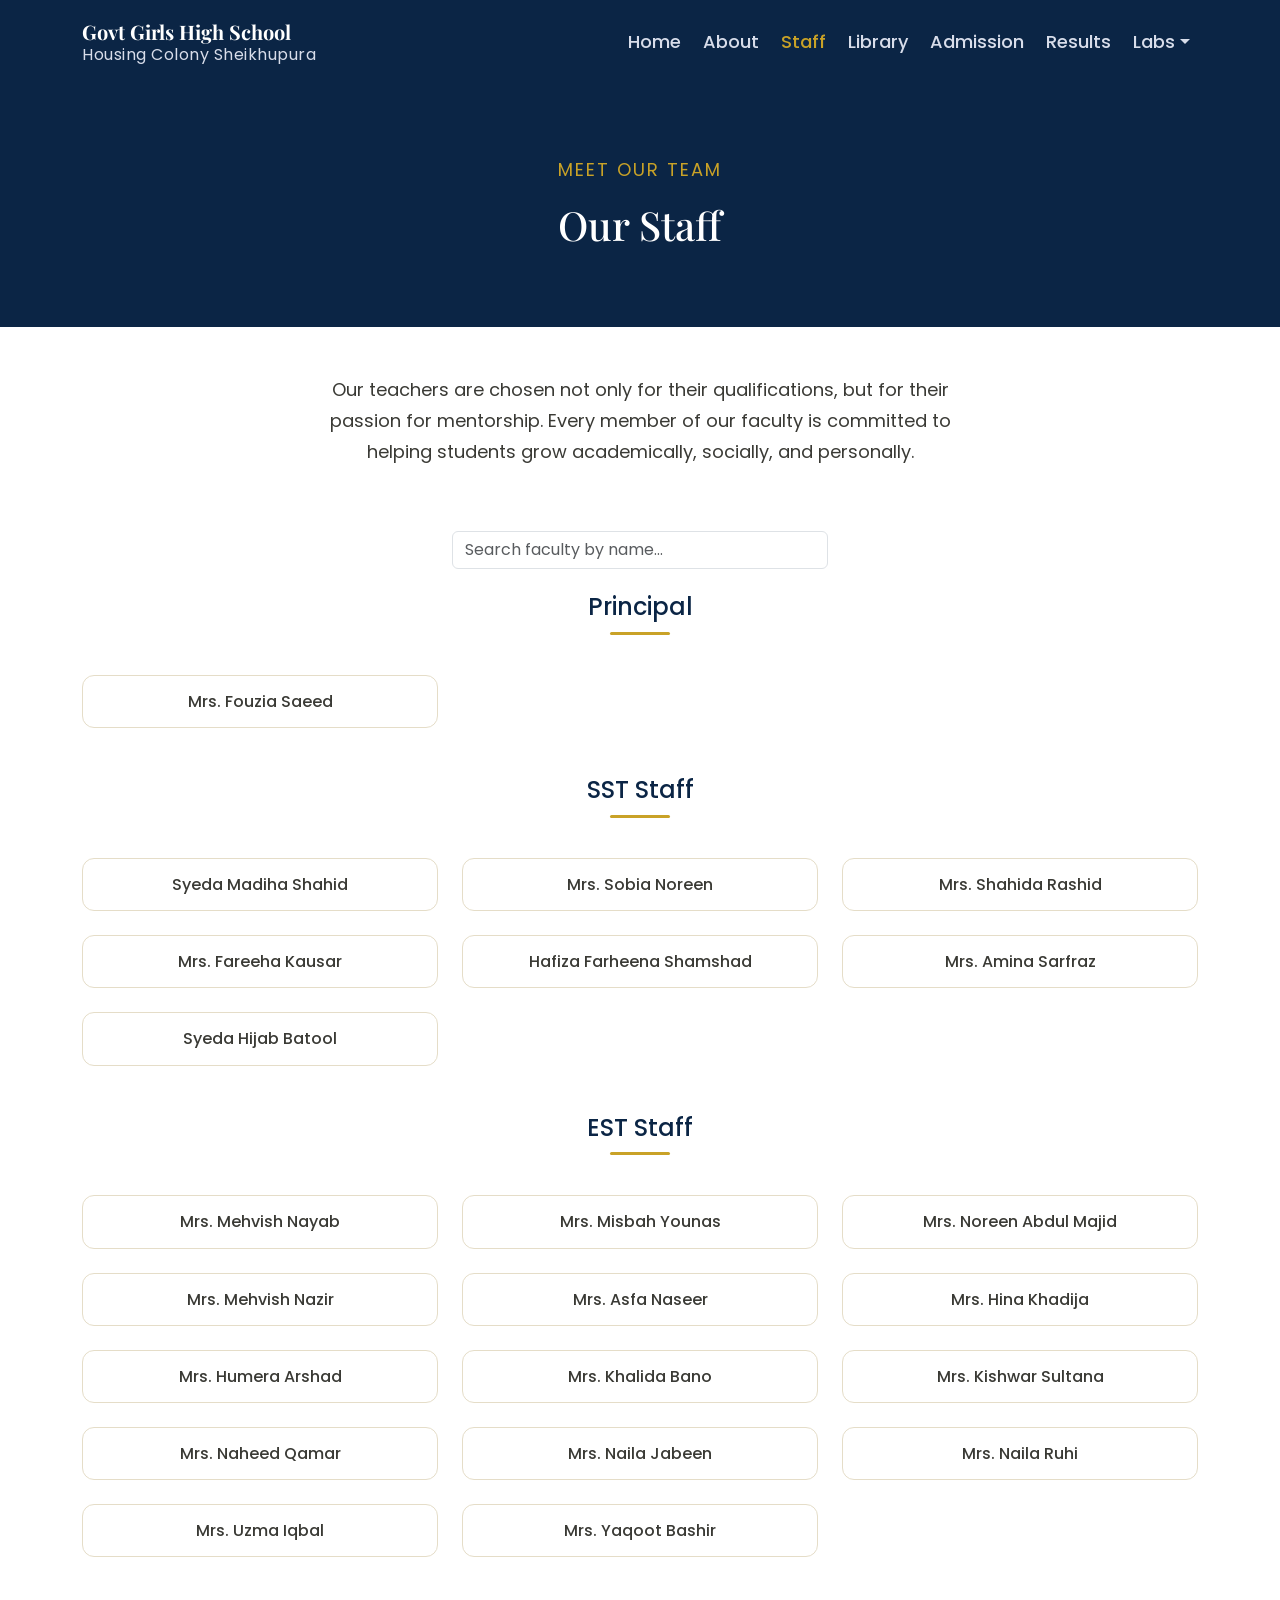
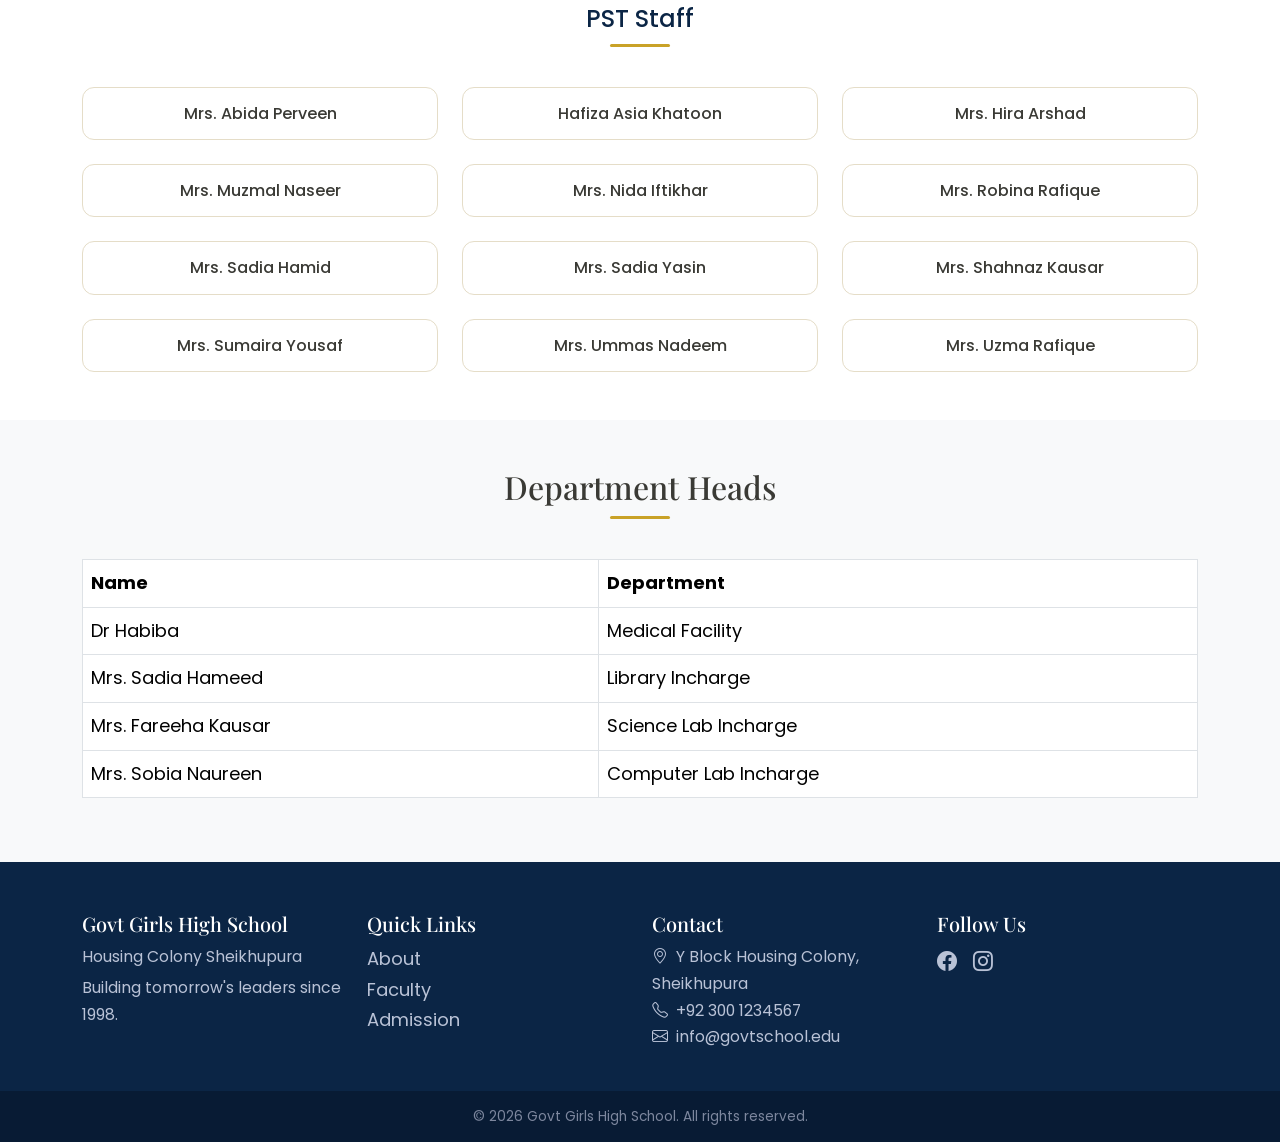
<file: staff.html>
<!DOCTYPE html>
<html lang="en">
<head>
<meta charset="UTF-8">
<meta name="viewport" content="width=device-width, initial-scale=1.0">
<title>Govt Girls High School - Staff</title>
<link href="https://cdn.jsdelivr.net/npm/bootstrap@5.3.3/dist/css/bootstrap.min.css" rel="stylesheet">
<link href="https://fonts.googleapis.com/css2?family=Playfair+Display:wght@600;700&family=Poppins:wght@400;500;600&display=swap" rel="stylesheet">
<link rel="stylesheet" href="https://cdn.jsdelivr.net/npm/bootstrap-icons@1.11.3/font/bootstrap-icons.css">
<link rel="stylesheet" href="css/style.css">
</head>
<body>

<nav class="navbar navbar-expand-lg navbar-school">
<div class="container">
<a class="navbar-brand" href="index.html">Govt Girls High School<br>
<small>Housing Colony Sheikhupura</small></a>
<button class="navbar-toggler bg-light" type="button" data-bs-toggle="collapse" data-bs-target="#navMenu">
<span class="navbar-toggler-icon"></span>
</button>
<div class="collapse navbar-collapse" id="navMenu">
<ul class="navbar-nav ms-auto">
<li class="nav-item"><a class="nav-link" href="index.html">Home</a></li>
<li class="nav-item"><a class="nav-link" href="about.html">About</a></li>
<li class="nav-item"><a class="nav-link" href="staff.html">Staff</a></li>
<li class="nav-item"><a class="nav-link" href="library.html">Library</a></li>
<li class="nav-item"><a class="nav-link" href="admission.html">Admission</a></li>
<li class="nav-item"><a class="nav-link" href="results.html">Results</a></li>
<li class="nav-item dropdown">
<a class="nav-link dropdown-toggle" href="#" data-bs-toggle="dropdown">Labs</a>
<ul class="dropdown-menu dropdown-menu-end">
<li><a class="dropdown-item" href="computer-lab.html">Computer Lab</a></li>
<li><a class="dropdown-item" href="science-lab.html">Science Lab</a></li>
</ul>
</li>
</ul>
</div>
</div>
</nav>

<div class="page-banner">
<div class="container">
<p class="eyebrow" style="color: var(--color-gold); letter-spacing: 2px;">MEET OUR TEAM</p>
<h1>Our Staff</h1>
</div>
</div>

<section class="py-5">
<div class="container text-center fade-section" style="max-width: 700px;">
<p>Our teachers are chosen not only for their qualifications, but for their passion for mentorship.
Every member of our faculty is committed to helping students grow academically, socially, and personally.</p>
</div>
</section>

<section class="pb-4">
<div class="container fade-section" style="max-width: 400px;">
<input type="text" id="facultySearch" class="form-control" placeholder="Search faculty by name...">
</div>
</section>

<section class="pb-5">
<div class="container">

<div class="section-title">
<h4 style="color: var(--color-navy);">Principal</h4>
<div class="gold-underline"></div>
</div>
<div class="row g-4 mb-5">

<div class="col-md-4 faculty-card">
<div class="hover-card p-3 text-center h-100">
<h6 class="faculty-name mb-0">Mrs. Fouzia Saeed</h6>
</div>
</div>

</div>

<div class="section-title">
<h4 style="color: var(--color-navy);">SST Staff</h4>
<div class="gold-underline"></div>
</div>
<div class="row g-4 mb-5">

<div class="col-md-4 faculty-card">
<div class="hover-card p-3 text-center h-100">
<h6 class="faculty-name mb-0">Syeda Madiha Shahid</h6>
</div>
</div>

<div class="col-md-4 faculty-card">
<div class="hover-card p-3 text-center h-100">
<h6 class="faculty-name mb-0">Mrs. Sobia Noreen</h6>
</div>
</div>

<div class="col-md-4 faculty-card">
<div class="hover-card p-3 text-center h-100">
<h6 class="faculty-name mb-0">Mrs. Shahida Rashid</h6>
</div>
</div>

<div class="col-md-4 faculty-card">
<div class="hover-card p-3 text-center h-100">
<h6 class="faculty-name mb-0">Mrs. Fareeha Kausar</h6>
</div>
</div>

<div class="col-md-4 faculty-card">
<div class="hover-card p-3 text-center h-100">
<h6 class="faculty-name mb-0">Hafiza Farheena Shamshad</h6>
</div>
</div>

<div class="col-md-4 faculty-card">
<div class="hover-card p-3 text-center h-100">
<h6 class="faculty-name mb-0">Mrs. Amina Sarfraz</h6>
</div>
</div>

<div class="col-md-4 faculty-card">
<div class="hover-card p-3 text-center h-100">
<h6 class="faculty-name mb-0">Syeda Hijab Batool</h6>
</div>
</div>

</div>

<div class="section-title">
<h4 style="color: var(--color-navy);">EST Staff</h4>
<div class="gold-underline"></div>
</div>
<div class="row g-4 mb-5">

<div class="col-md-4 faculty-card">
<div class="hover-card p-3 text-center h-100">
<h6 class="faculty-name mb-0">Mrs. Mehvish Nayab</h6>
</div>
</div>

<div class="col-md-4 faculty-card">
<div class="hover-card p-3 text-center h-100">
<h6 class="faculty-name mb-0">Mrs. Misbah Younas</h6>
</div>
</div>

<div class="col-md-4 faculty-card">
<div class="hover-card p-3 text-center h-100">
<h6 class="faculty-name mb-0">Mrs. Noreen Abdul Majid</h6>
</div>
</div>

<div class="col-md-4 faculty-card">
<div class="hover-card p-3 text-center h-100">
<h6 class="faculty-name mb-0">Mrs. Mehvish Nazir</h6>
</div>
</div>

<div class="col-md-4 faculty-card">
<div class="hover-card p-3 text-center h-100">
<h6 class="faculty-name mb-0">Mrs. Asfa Naseer</h6>
</div>
</div>

<div class="col-md-4 faculty-card">
<div class="hover-card p-3 text-center h-100">
<h6 class="faculty-name mb-0">Mrs. Hina Khadija</h6>
</div>
</div>

<div class="col-md-4 faculty-card">
<div class="hover-card p-3 text-center h-100">
<h6 class="faculty-name mb-0">Mrs. Humera Arshad</h6>
</div>
</div>

<div class="col-md-4 faculty-card">
<div class="hover-card p-3 text-center h-100">
<h6 class="faculty-name mb-0">Mrs. Khalida Bano</h6>
</div>
</div>

<div class="col-md-4 faculty-card">
<div class="hover-card p-3 text-center h-100">
<h6 class="faculty-name mb-0">Mrs. Kishwar Sultana</h6>
</div>
</div>

<div class="col-md-4 faculty-card">
<div class="hover-card p-3 text-center h-100">
<h6 class="faculty-name mb-0">Mrs. Naheed Qamar</h6>
</div>
</div>

<div class="col-md-4 faculty-card">
<div class="hover-card p-3 text-center h-100">
<h6 class="faculty-name mb-0">Mrs. Naila Jabeen</h6>
</div>
</div>

<div class="col-md-4 faculty-card">
<div class="hover-card p-3 text-center h-100">
<h6 class="faculty-name mb-0">Mrs. Naila Ruhi</h6>
</div>
</div>

<div class="col-md-4 faculty-card">
<div class="hover-card p-3 text-center h-100">
<h6 class="faculty-name mb-0">Mrs. Uzma Iqbal</h6>
</div>
</div>

<div class="col-md-4 faculty-card">
<div class="hover-card p-3 text-center h-100">
<h6 class="faculty-name mb-0">Mrs. Yaqoot Bashir</h6>
</div>
</div>

</div>

<div class="section-title">
<h4 style="color: var(--color-navy);">PST Staff</h4>
<div class="gold-underline"></div>
</div>
<div class="row g-4">

<div class="col-md-4 faculty-card">
<div class="hover-card p-3 text-center h-100">
<h6 class="faculty-name mb-0">Mrs. Abida Perveen</h6>
</div>
</div>

<div class="col-md-4 faculty-card">
<div class="hover-card p-3 text-center h-100">
<h6 class="faculty-name mb-0">Hafiza Asia Khatoon</h6>
</div>
</div>

<div class="col-md-4 faculty-card">
<div class="hover-card p-3 text-center h-100">
<h6 class="faculty-name mb-0">Mrs. Hira Arshad</h6>
</div>
</div>

<div class="col-md-4 faculty-card">
<div class="hover-card p-3 text-center h-100">
<h6 class="faculty-name mb-0">Mrs. Muzmal Naseer</h6>
</div>
</div>

<div class="col-md-4 faculty-card">
<div class="hover-card p-3 text-center h-100">
<h6 class="faculty-name mb-0">Mrs. Nida Iftikhar</h6>
</div>
</div>

<div class="col-md-4 faculty-card">
<div class="hover-card p-3 text-center h-100">
<h6 class="faculty-name mb-0">Mrs. Robina Rafique</h6>
</div>
</div>

<div class="col-md-4 faculty-card">
<div class="hover-card p-3 text-center h-100">
<h6 class="faculty-name mb-0">Mrs. Sadia Hamid</h6>
</div>
</div>

<div class="col-md-4 faculty-card">
<div class="hover-card p-3 text-center h-100">
<h6 class="faculty-name mb-0">Mrs. Sadia Yasin</h6>
</div>
</div>

<div class="col-md-4 faculty-card">
<div class="hover-card p-3 text-center h-100">
<h6 class="faculty-name mb-0">Mrs. Shahnaz Kausar</h6>
</div>
</div>

<div class="col-md-4 faculty-card">
<div class="hover-card p-3 text-center h-100">
<h6 class="faculty-name mb-0">Mrs. Sumaira Yousaf</h6>
</div>
</div>

<div class="col-md-4 faculty-card">
<div class="hover-card p-3 text-center h-100">
<h6 class="faculty-name mb-0">Mrs. Ummas Nadeem</h6>
</div>
</div>

<div class="col-md-4 faculty-card">
<div class="hover-card p-3 text-center h-100">
<h6 class="faculty-name mb-0">Mrs. Uzma Rafique</h6>
</div>
</div>

</div>
</div>
</section>

<section class="py-5 bg-light">
<div class="container fade-section">
<div class="section-title">
<h2>Department Heads</h2>
<div class="gold-underline"></div>
</div>
<div class="table-responsive">
<table class="table table-bordered bg-white align-middle">
<thead style="background-color: var(--color-navy); color: white;">
<tr>
<th>Name</th>
<th>Department</th>
</tr>
</thead>
<tbody>
<tr>
<td>Dr Habiba</td>
<td>Medical Facility</td>
</tr>
<tr>
<td>Mrs. Sadia Hameed</td>
<td>Library Incharge</td>
</tr>
<tr>
<td>Mrs. Fareeha Kausar</td>
<td>Science Lab Incharge</td>
</tr>
<tr>
<td>Mrs. Sobia Naureen</td>
<td>Computer Lab Incharge</td>
</tr>
</tbody>
</table>
</div>
</div>
</section>

<footer class="footer-school">
<div class="container">
<div class="row gy-4">
<div class="col-md-3">
<h5>Govt Girls High School</h5>
<p class="small mb-1">Housing Colony Sheikhupura</p>
<p class="small">Building tomorrow's leaders since 1998.</p>
</div>
<div class="col-md-3">
<h5>Quick Links</h5>
<ul class="list-unstyled">
<li><a href="about.html">About</a></li>
<li><a href="faculty.html">Faculty</a></li>
<li><a href="admission.html">Admission</a></li>
</ul>
</div>
<div class="col-md-3">
<h5>Contact</h5>
<ul class="list-unstyled small">
<li><i class="bi bi-geo-alt me-2"></i>Y Block Housing Colony, Sheikhupura</li>
<li><i class="bi bi-telephone me-2"></i>+92 300 1234567</li>
<li><i class="bi bi-envelope me-2"></i>info@govtschool.edu</li>
</ul>
</div>
<div class="col-md-3">
<h5>Follow Us</h5>
<div class="d-flex gap-3 fs-5">
<a href="#"><i class="bi bi-facebook"></i></a>
<a href="#"><i class="bi bi-instagram"></i></a>
</div>
</div>
</div>
</div>
<div class="footer-bottom mt-4">&copy; 2026 Govt Girls High School. All rights reserved.</div>
</footer>

<script src="https://cdn.jsdelivr.net/npm/bootstrap@5.3.3/dist/js/bootstrap.bundle.min.js"></script>
<script src="js/script.js"></script>
</body>
</html>
</file>
<file: css/style.css>
:root {
  --color-navy: #0b2545;
  --color-navy-light: #1a3a63;
  --color-gold: #c9a227;
  --color-cream: #f8f6f0;
  --color-text: #3a3a35;
}

body {
  font-family: 'Poppins', sans-serif;
  color: var(--color-text);
  background-color: #ffffff;
  font-size: 18px;
  line-height: 1.7;
}

h1, h2, h3, .brand-font {
  font-family: 'Playfair Display', serif;
}

.navbar-school {
  background-color: var(--color-navy);
  padding-top: 14px;
  padding-bottom: 14px;
  position: sticky;
  top: 0;
  z-index: 1030;
}

.navbar-school .nav-link {
  color: #d8ddea;
  font-weight: 500;
  margin-left: 6px;
}

.navbar-school .nav-link:hover,
.navbar-school .nav-link.active {
  color: var(--color-gold);
}

.navbar-school .navbar-brand {
  color: #ffffff;
  font-family: 'Playfair Display', serif;
  font-weight: 700;
  line-height: 1.3;
}

.navbar-school .navbar-brand small {
  display: block;
  font-family: 'Poppins', sans-serif;
  font-weight: 400;
  font-size: 1rem;
  letter-spacing: 0.5px;
  color: #d8ddea;
}

.hero-banner {
  background-color: var(--color-navy-light);
  color: #ffffff;
  padding: 100px 0;
  text-align: center;
}

.hero-banner p.eyebrow {
  color: var(--color-gold);
  letter-spacing: 3px;
  text-transform: uppercase;
  font-size: 0.85rem;
}

.section-title {
  text-align: center;
  margin-bottom: 40px;
}

.section-title p.eyebrow {
  color: var(--color-gold);
  text-transform: uppercase;
  letter-spacing: 2px;
  font-size: 0.8rem;
  font-weight: 600;
}

.gold-underline {
  width: 60px;
  height: 3px;
  background-color: var(--color-gold);
  margin: 10px auto 0 auto;
  border-radius: 3px;
}

.hover-card {
  transition: transform 0.25s ease, box-shadow 0.25s ease;
  border: 1px solid #e5ddc8;
  border-radius: 12px;
}

.hover-card:hover {
  transform: translateY(-6px);
  box-shadow: 0 10px 20px rgba(11, 37, 69, 0.12);
}

.btn-gold {
  background-color: var(--color-gold);
  color: var(--color-navy);
  font-weight: 600;
  border: none;
  padding: 10px 26px;
  border-radius: 30px;
  transition: background-color 0.2s ease, transform 0.2s ease;
}

.btn-gold:hover {
  background-color: #b3901f;
  color: #ffffff;
  transform: scale(1.03);
}

.btn-navy-outline {
  border: 2px solid var(--color-navy);
  color: var(--color-navy);
  font-weight: 600;
  border-radius: 30px;
  padding: 8px 24px;
  transition: all 0.2s ease;
}

.btn-navy-outline:hover {
  background-color: var(--color-navy);
  color: #ffffff;
}

.stat-box {
  background-color: var(--color-cream);
  border: 1px solid #e5ddc8;
  border-radius: 12px;
  padding: 20px;
  text-align: center;
}

.stat-box .stat-number {
  font-size: 2rem;
  font-weight: 700;
  color: var(--color-navy);
}

.stat-box .stat-label {
  font-size: 0.85rem;
  color: #8a8a80;
  text-transform: uppercase;
  letter-spacing: 1px;
}

.footer-school {
  background-color: var(--color-navy);
  color: #b9c2d6;
  padding-top: 50px;
}

.footer-school h5 {
  color: #ffffff;
  font-family: 'Playfair Display', serif;
}

.footer-school a {
  color: #b9c2d6;
  text-decoration: none;
}

.footer-school a:hover {
  color: var(--color-gold);
}

.footer-bottom {
  background-color: #081b34;
  padding: 14px 0;
  font-size: 0.85rem;
  text-align: center;
  color: #7d879e;
}

.carousel-caption h2 {
  font-size: 2.2rem;
  text-shadow: 0 2px 8px rgba(0,0,0,0.5);
}

.fade-section {
  opacity: 0;
  transform: translateY(20px);
  transition: opacity 0.6s ease, transform 0.6s ease;
}

.fade-section.show {
  opacity: 1;
  transform: translateY(0);
}

.page-banner {
  background-color: var(--color-navy);
  color: #fff;
  padding: 70px 0;
  text-align: center;
}

.carousel-item img {
  width: 100%;
  height: clamp(220px, 38vw, 420px);
  object-fit: cover;
  display: block;
}

#heroSlider .carousel-item img {
  height: clamp(300px, 60vh, 640px);
  object-fit: contain;
  background-color: var(--color-navy);
}

#heroSlider .carousel-caption {
  bottom: 10%;
}

img.img-fluid.rounded {
  width: 100%;
  aspect-ratio: 3 / 2;
  object-fit: cover;
}

.carousel {
  position: relative;
  z-index: 1;
}
</file>
